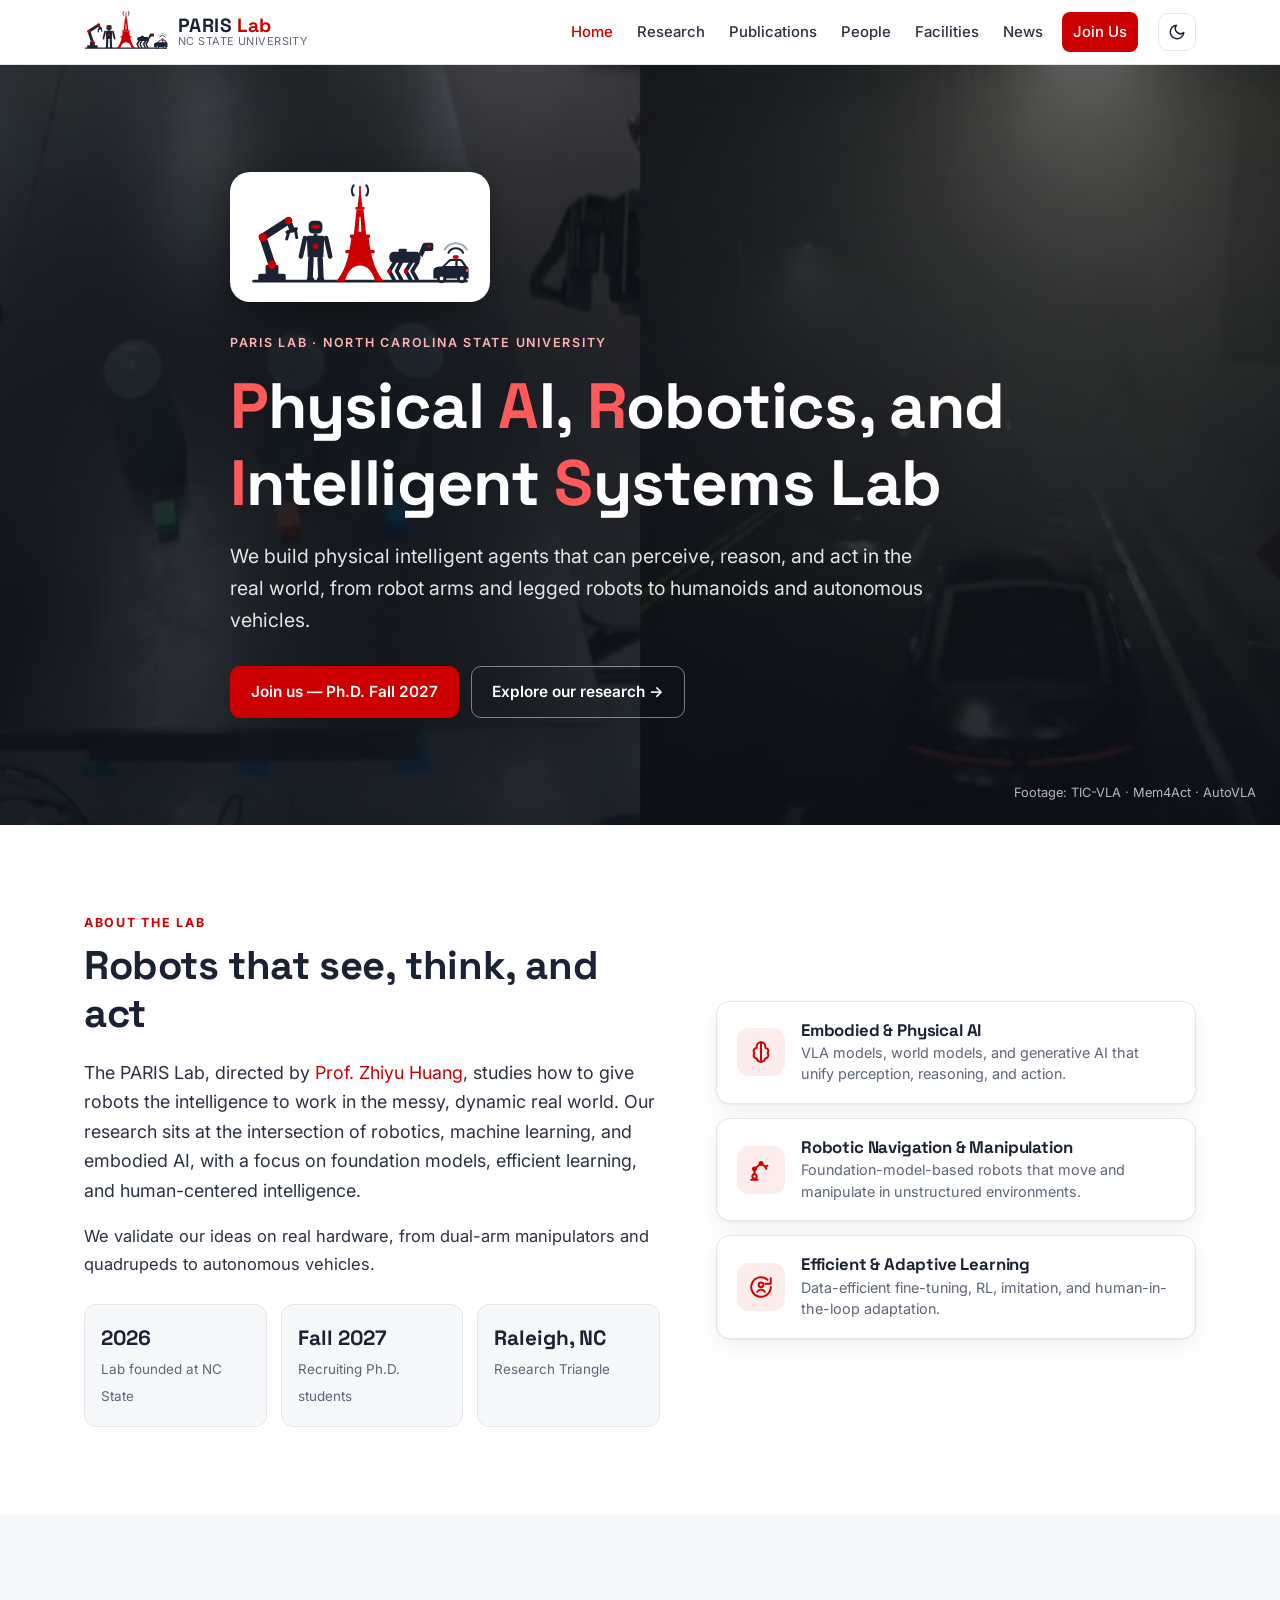
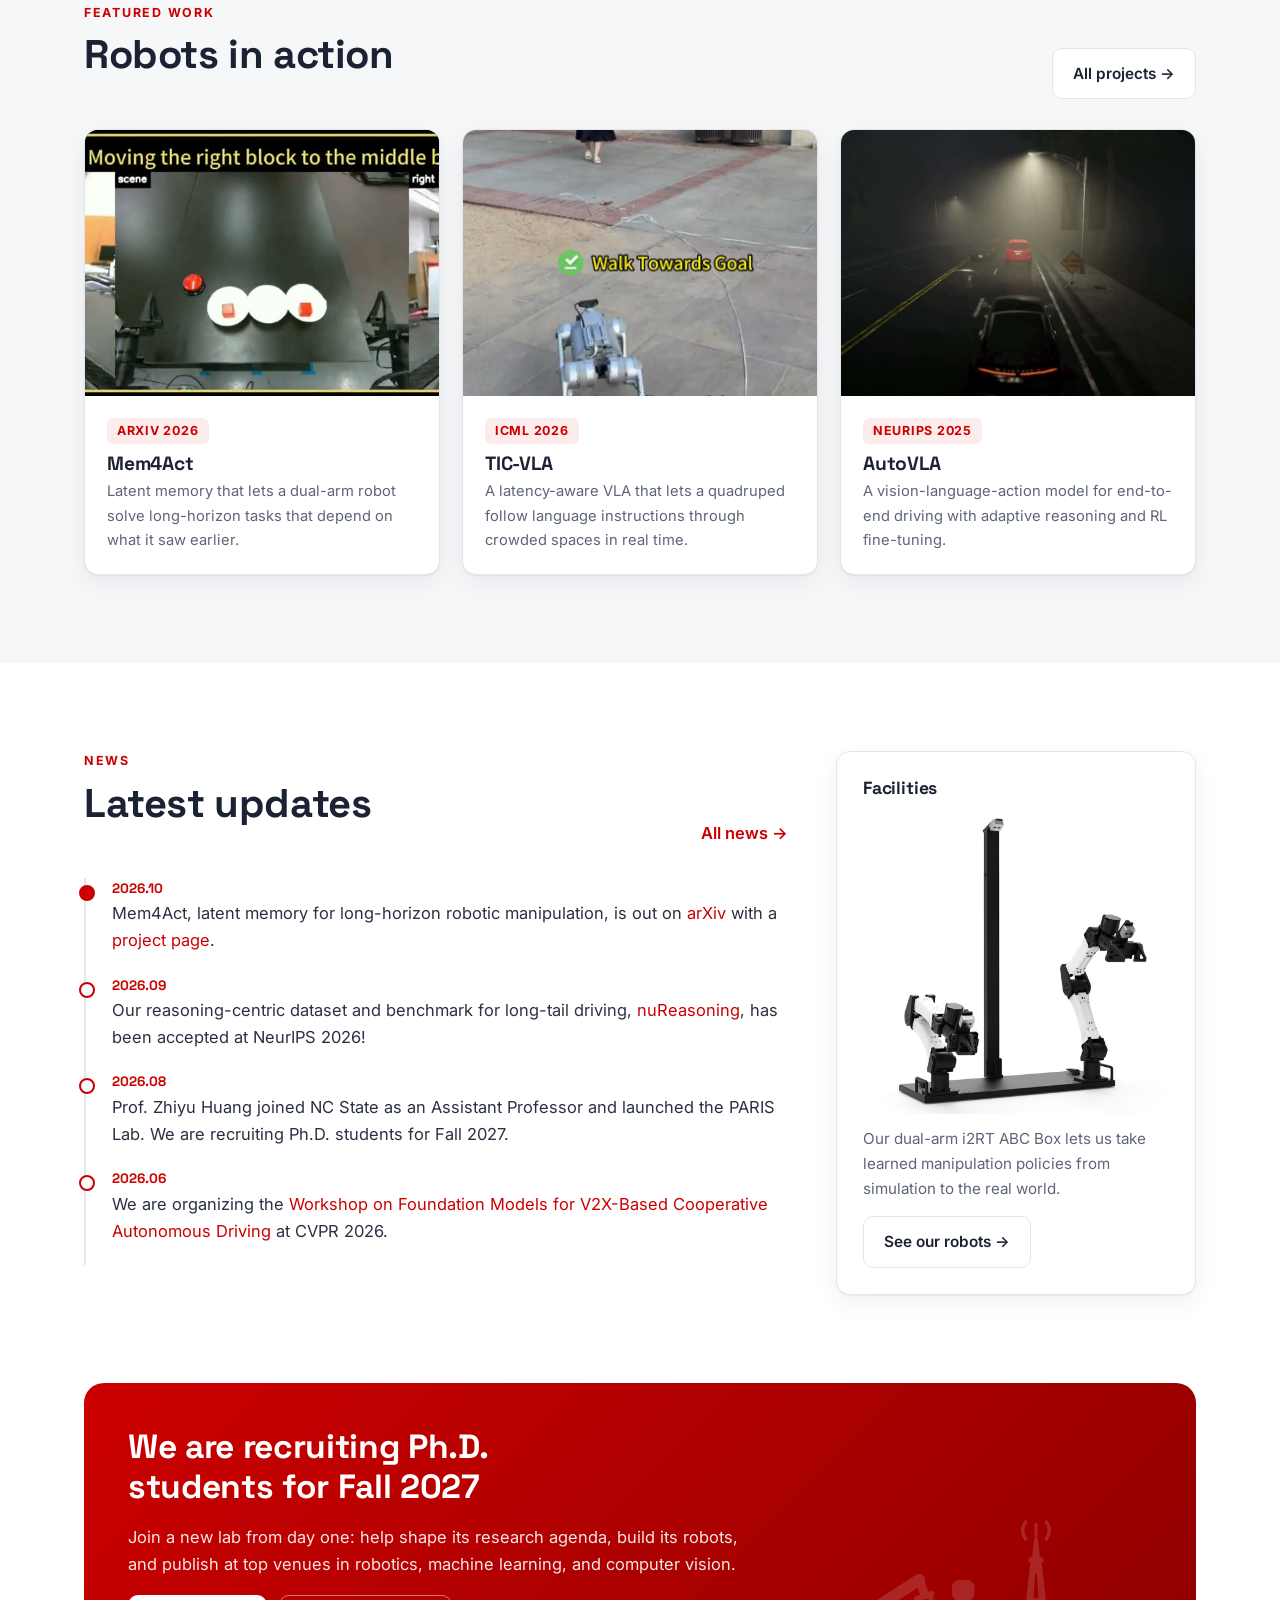
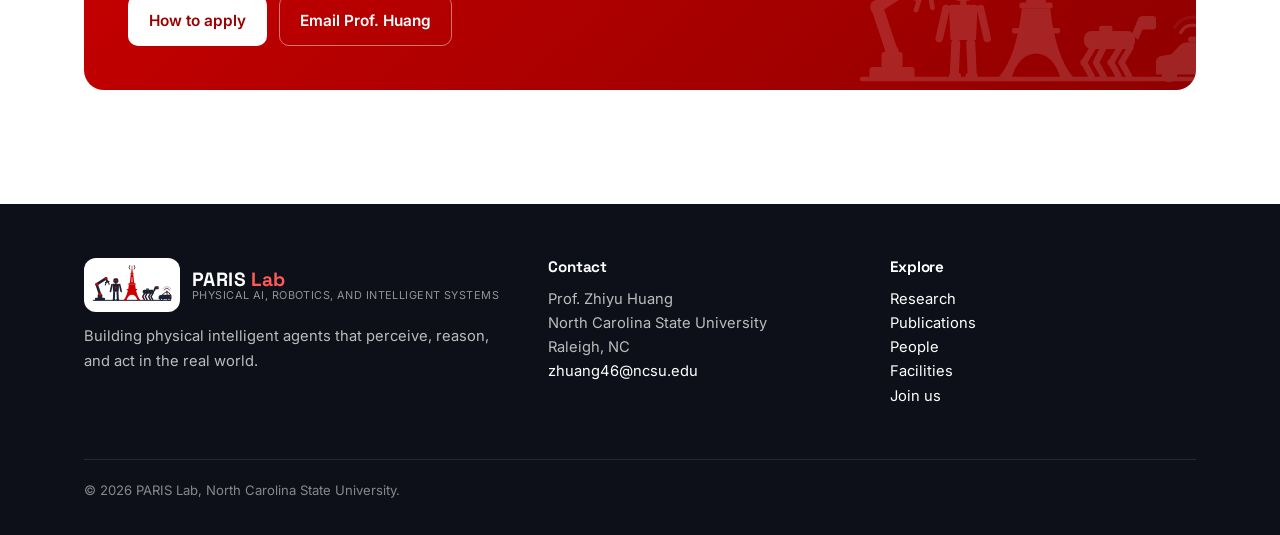
<file: index.html>
<!doctype html>
<html lang="en">
<head>
  <meta charset="utf-8">
  <meta name="viewport" content="width=device-width, initial-scale=1">
  <title>PARIS Lab · NC State</title>
  <meta name="description" content="PARIS Lab (Physical AI, Robotics, and Intelligent Systems) at North Carolina State University, led by Prof. Zhiyu Huang. We build physical intelligent agents that perceive, reason, and act in the real world.">
  <meta property="og:title" content="PARIS Lab · Physical AI, Robotics, and Intelligent Systems">
  <meta property="og:description" content="Building physical intelligent agents that perceive, reason, and act in the real world. North Carolina State University.">
  <meta property="og:image" content="https://parislab.github.io/assets/img/logo-full.png">
  <meta property="og:type" content="website">
  <meta name="theme-color" content="#cc0000">
  <link rel="icon" type="image/svg+xml" href="assets/img/logo-icon.svg">
  <link rel="icon" type="image/png" sizes="32x32" href="assets/img/favicon-32.png">
  <link rel="apple-touch-icon" href="assets/img/apple-touch-icon.png">
  <link rel="preconnect" href="https://fonts.googleapis.com">
  <link rel="preconnect" href="https://fonts.gstatic.com" crossorigin>
  <link href="https://fonts.googleapis.com/css2?family=Inter:wght@400;500;600;700&family=Space+Grotesk:wght@500;600;700&display=swap" rel="stylesheet">
  <link rel="stylesheet" href="assets/css/style.css">
  <script>try{var t=localStorage.getItem('theme');if(t==='dark'||t==='light')document.documentElement.setAttribute('data-theme',t)}catch(e){}</script>
</head>
<body data-page="home">
<script src="assets/js/layout.js"></script>

<main>
  <!-- ================= HERO ================= -->
  <section class="hero">
    <video class="hero-video" src="assets/videos/hero-reel.mp4" poster="assets/img/posters/hero-reel.jpg" autoplay muted loop playsinline aria-hidden="true"></video>
    <div class="wrap">
      <svg class="hero-logo" role="img" aria-label="PARIS Lab logo: a robot arm, a humanoid, the Eiffel Tower, a robot dog, and an autonomous car"><use href="#logo"/></svg>
      <span class="eyebrow">PARIS Lab &middot; North Carolina State University</span>
      <h1 style="max-width:20ch"><span class="acr">P</span>hysical <span class="acr">A</span>I, <span class="acr">R</span>obotics, and <span class="acr">I</span>ntelligent <span class="acr">S</span>ystems Lab</h1>
      <p class="hero-lead">We build physical intelligent agents that can perceive, reason, and act in the real world, from robot arms and legged robots to humanoids and autonomous vehicles.</p>
      <div class="btn-row">
        <a class="btn btn-primary" href="join.html">Join us &mdash; Ph.D. Fall 2027</a>
        <a class="btn btn-ghost" href="research.html">Explore our research &rarr;</a>
      </div>
    </div>
    <div class="hero-badge">Footage: TIC-VLA &middot; Mem4Act &middot; AutoVLA</div>
  </section>

  <!-- ================= INTRO ================= -->
  <section class="block">
    <div class="wrap intro">
      <div class="reveal">
        <div class="section-head" style="margin-bottom:18px">
          <span class="kicker">About the lab</span>
          <h2>Robots that see, think, and act</h2>
        </div>
        <p class="lead">The PARIS Lab, directed by <a href="people.html">Prof. Zhiyu Huang</a>, studies how to give robots the intelligence to work in the messy, dynamic real world. Our research sits at the intersection of robotics, machine learning, and embodied AI, with a focus on foundation models, efficient learning, and human-centered intelligence.</p>
        <p>We validate our ideas on real hardware, from dual-arm manipulators and quadrupeds to autonomous vehicles.</p>
        <div class="facts">
          <div class="fact"><b>2026</b><span>Lab founded at NC State</span></div>
          <div class="fact"><b>Fall 2027</b><span>Recruiting Ph.D. students</span></div>
          <div class="fact"><b>Raleigh, NC</b><span>Research Triangle</span></div>
        </div>
      </div>
      <div class="mini-dirs">
        <a class="card mini-dir reveal" href="research.html#embodied-ai">
          <div class="icon"><svg viewBox="0 0 24 24" fill="none" stroke="currentColor" stroke-width="1.8" stroke-linecap="round" stroke-linejoin="round"><path d="M12 3a4 4 0 0 0-4 4v1a3 3 0 0 0-2 5 3 3 0 0 0 2 5 4 4 0 0 0 4 3 4 4 0 0 0 4-3 3 3 0 0 0 2-5 3 3 0 0 0-2-5V7a4 4 0 0 0-4-4z"/><path d="M12 3v18"/></svg></div>
          <div><h3>Embodied &amp; Physical AI</h3><p>VLA models, world models, and generative AI that unify perception, reasoning, and action.</p></div>
        </a>
        <a class="card mini-dir reveal" href="research.html#navigation-manipulation">
          <div class="icon"><svg viewBox="0 0 24 24" fill="none" stroke="currentColor" stroke-width="1.8" stroke-linecap="round" stroke-linejoin="round"><circle cx="6" cy="18" r="2"/><path d="M6 16V11l6-5 4 3"/><circle cx="6" cy="11" r="1.4"/><circle cx="12" cy="6" r="1.4"/><path d="M16 9l2-1M16 9l1 2"/><path d="M3 21h6"/></svg></div>
          <div><h3>Robotic Navigation &amp; Manipulation</h3><p>Foundation-model-based robots that move and manipulate in unstructured environments.</p></div>
        </a>
        <a class="card mini-dir reveal" href="research.html#adaptive-learning">
          <div class="icon"><svg viewBox="0 0 24 24" fill="none" stroke="currentColor" stroke-width="1.8" stroke-linecap="round" stroke-linejoin="round"><path d="M21 12a9 9 0 1 1-3-6.7"/><path d="M21 4v5h-5"/><circle cx="12" cy="10" r="2.2"/><path d="M8.5 16.5a4 4 0 0 1 7 0"/></svg></div>
          <div><h3>Efficient &amp; Adaptive Learning</h3><p>Data-efficient fine-tuning, RL, imitation, and human-in-the-loop adaptation.</p></div>
        </a>
      </div>
    </div>
  </section>

  <!-- ================= FEATURED ================= -->
  <section class="block alt">
    <div class="wrap">
      <div class="section-row">
        <div class="section-head reveal">
          <span class="kicker">Featured work</span>
          <h2>Robots in action</h2>
        </div>
        <a class="btn btn-outline reveal" href="research.html#projects">All projects &rarr;</a>
      </div>
      <div class="feature-grid">
        <a class="card feature reveal" href="research.html#mem4act">
          <video src="assets/videos/mem4act-real-3bowl.mp4" poster="assets/img/posters/mem4act-real-3bowl.jpg" data-autoplay muted loop playsinline preload="none" style="object-position:50% 60%"></video>
          <div class="body">
            <span class="venue">arXiv 2026</span>
            <h3>Mem4Act</h3>
            <p>Latent memory that lets a dual-arm robot solve long-horizon tasks that depend on what it saw earlier.</p>
          </div>
        </a>
        <a class="card feature reveal" href="research.html#tic-vla">
          <video src="assets/videos/ticvla-vending.mp4" poster="assets/img/posters/ticvla-vending.jpg" data-autoplay muted loop playsinline preload="none"></video>
          <div class="body">
            <span class="venue">ICML 2026</span>
            <h3>TIC-VLA</h3>
            <p>A latency-aware VLA that lets a quadruped follow language instructions through crowded spaces in real time.</p>
          </div>
        </a>
        <a class="card feature reveal" href="research.html#autovla">
          <video src="assets/videos/autovla-carla-cutin.mp4" poster="assets/img/posters/autovla-carla-cutin.jpg" data-autoplay muted loop playsinline preload="none"></video>
          <div class="body">
            <span class="venue">NeurIPS 2025</span>
            <h3>AutoVLA</h3>
            <p>A vision-language-action model for end-to-end driving with adaptive reasoning and RL fine-tuning.</p>
          </div>
        </a>
      </div>
    </div>
  </section>

  <!-- ================= NEWS + JOIN ================= -->
  <section class="block">
    <div class="wrap">
      <div class="news-wrap">
        <div>
          <div class="section-row">
            <div class="section-head reveal">
              <span class="kicker">News</span>
              <h2>Latest updates</h2>
            </div>
            <a class="more-link reveal" href="news.html">All news &rarr;</a>
          </div>
          <ul class="news reveal">
            <li><time>2026.10</time>Mem4Act, latent memory for long-horizon robotic manipulation, is out on <a href="https://arxiv.org/abs/2610.22323">arXiv</a> with a <a href="https://handsomeyun.github.io/Mem4Act/">project page</a>.</li>
            <li><time>2026.09</time>Our reasoning-centric dataset and benchmark for long-tail driving, <a href="https://nureasoning.github.io/">nuReasoning</a>, has been accepted at NeurIPS 2026!</li>
            <li><time>2026.08</time>Prof. Zhiyu Huang joined NC State as an Assistant Professor and launched the PARIS Lab. We are recruiting Ph.D. students for Fall 2027.</li>
            <li><time>2026.06</time>We are organizing the <a href="https://drivex-workshop.github.io/cvpr2026/">Workshop on Foundation Models for V2X-Based Cooperative Autonomous Driving</a> at CVPR 2026.</li>
          </ul>
        </div>
        <aside class="card aside-card reveal">
          <h3>Facilities</h3>
          <img src="assets/img/facilities/abc-box-1.jpg" alt="i2RT ABC Box dual-arm robot" style="border-radius:10px;background:#fff;margin-bottom:12px" loading="lazy">
          <p style="color:var(--muted);font-size:.95rem">Our dual-arm i2RT ABC Box lets us take learned manipulation policies from simulation to the real world.</p>
          <a class="btn btn-outline" href="facilities.html">See our robots &rarr;</a>
        </aside>
      </div>
    </div>
  </section>

  <section class="block alt" style="padding-top:0;background:transparent">
    <div class="wrap">
      <div class="join-hero reveal">
        <svg class="bg-mark" aria-hidden="true"><use href="#logo"/></svg>
        <h3>We are recruiting Ph.D. students for Fall 2027</h3>
        <p>Join a new lab from day one: help shape its research agenda, build its robots, and publish at top venues in robotics, machine learning, and computer vision.</p>
        <div class="btn-row">
          <a class="btn" href="join.html">How to apply</a>
          <a class="btn btn-ghost" href="mailto:zhuang46@ncsu.edu?subject=%5BPARIS%20Lab%20PhD%20Application%5D%20Your%20Name">Email Prof. Huang</a>
        </div>
      </div>
    </div>
  </section>
</main>

<script src="assets/js/main.js"></script>
</body>
</html>
</file>
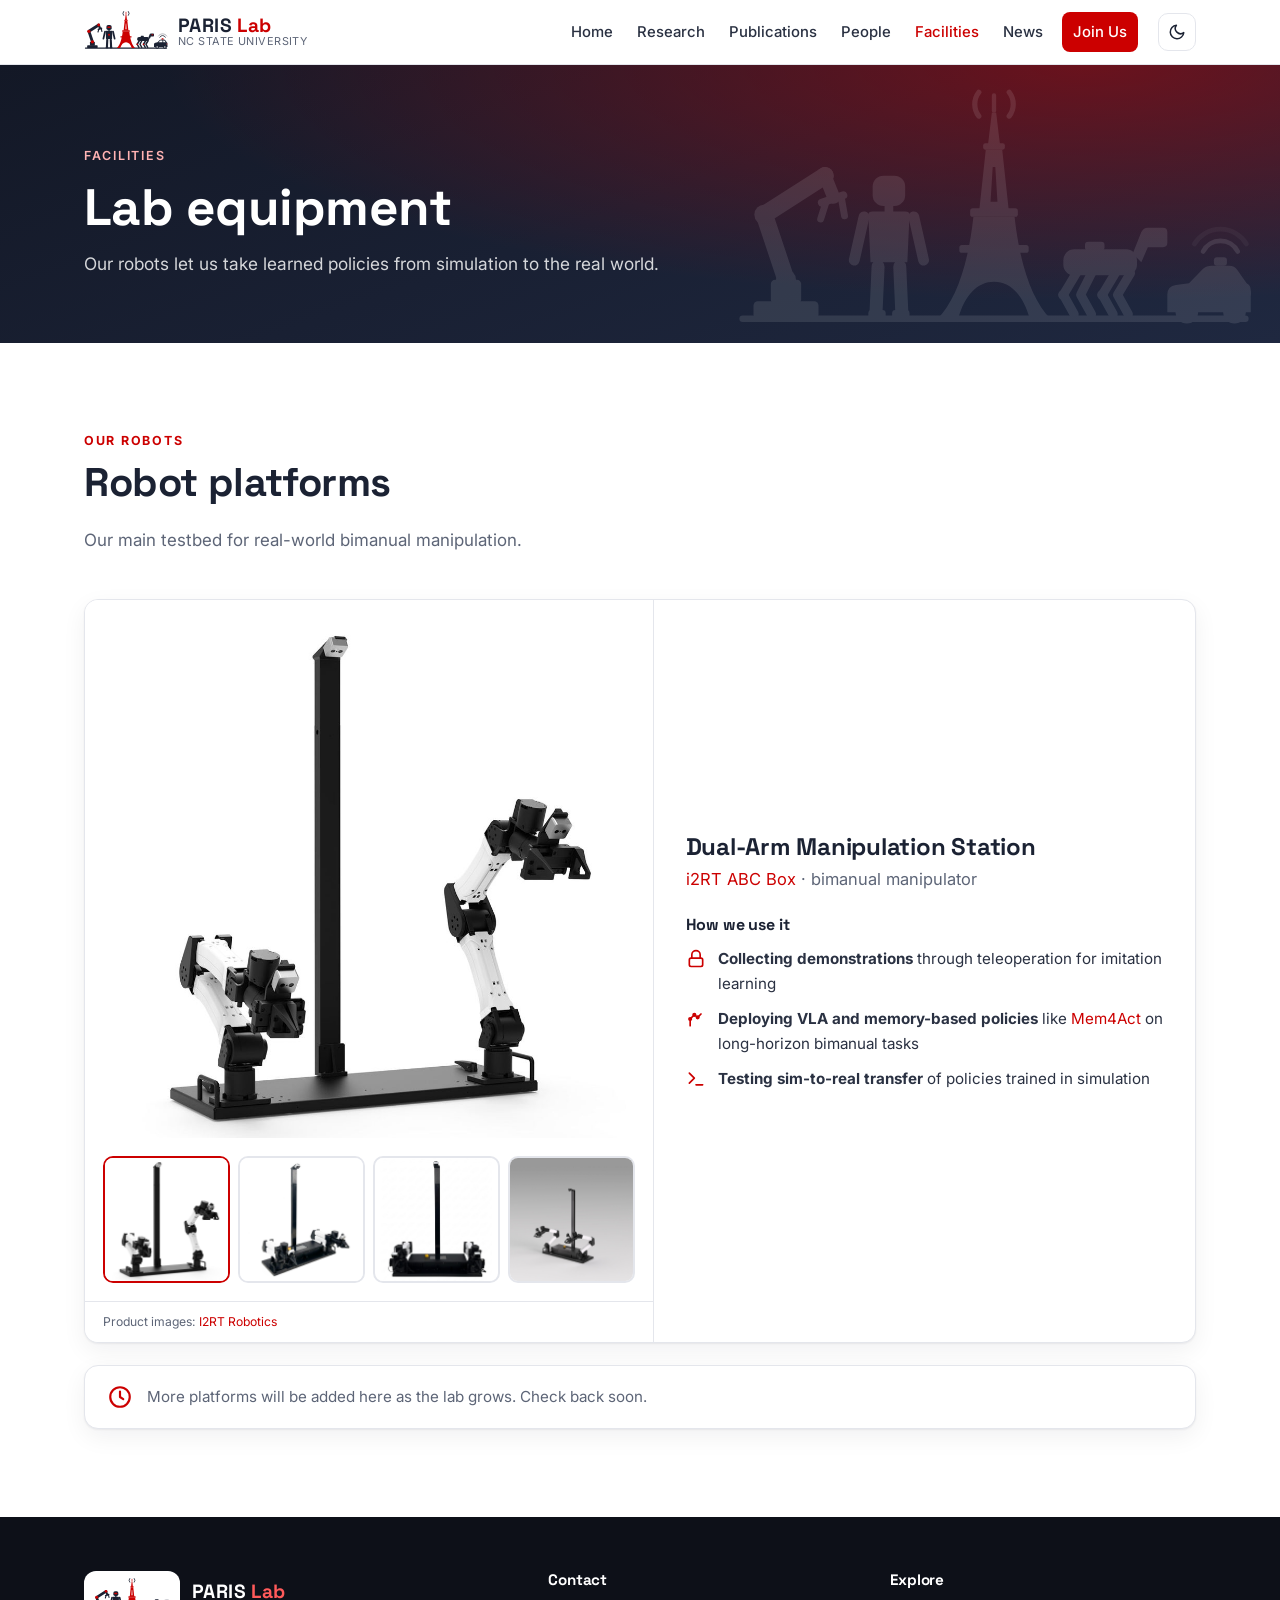
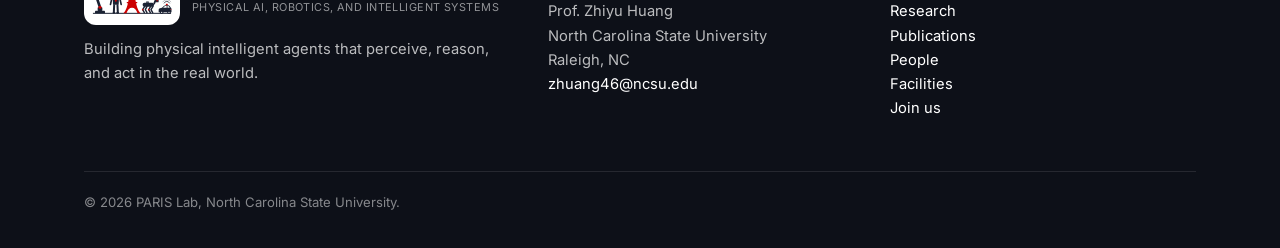
<file: facilities.html>
<!doctype html>
<html lang="en">
<head>
  <meta charset="utf-8">
  <meta name="viewport" content="width=device-width, initial-scale=1">
  <title>Facilities · PARIS Lab</title>
  <meta name="description" content="Robots and equipment at the PARIS Lab, NC State, including the i2RT ABC Box dual-arm manipulation system.">
  <meta name="theme-color" content="#cc0000">
  <link rel="icon" type="image/svg+xml" href="assets/img/logo-icon.svg">
  <link rel="icon" type="image/png" sizes="32x32" href="assets/img/favicon-32.png">
  <link rel="apple-touch-icon" href="assets/img/apple-touch-icon.png">
  <link rel="preconnect" href="https://fonts.googleapis.com">
  <link rel="preconnect" href="https://fonts.gstatic.com" crossorigin>
  <link href="https://fonts.googleapis.com/css2?family=Inter:wght@400;500;600;700&family=Space+Grotesk:wght@500;600;700&display=swap" rel="stylesheet">
  <link rel="stylesheet" href="assets/css/style.css">
  <script>try{var t=localStorage.getItem('theme');if(t==='dark'||t==='light')document.documentElement.setAttribute('data-theme',t)}catch(e){}</script>
</head>
<body data-page="facilities">
<script src="assets/js/layout.js"></script>

<main>
  <section class="page-hero">
    <svg class="skyline" aria-hidden="true"><use href="#logo"/></svg>
    <div class="wrap">
      <span class="eyebrow">Facilities</span>
      <h1>Lab equipment</h1>
      <p>Our robots let us take learned policies from simulation to the real world.</p>
    </div>
  </section>

  <section class="block">
    <div class="wrap">
      <div class="section-head reveal">
        <span class="kicker">Our Robots</span>
        <h2>Robot platforms</h2>
        <p>Our main testbed for real-world bimanual manipulation.</p>
      </div>

      <article class="card facility reveal">
        <div class="facility-media" data-gallery>
          <div class="gallery-main"><img src="assets/img/facilities/abc-box-1.jpg" alt="i2RT ABC Box: two robot arms mounted on a base with a tall overhead camera mast"></div>
          <div class="thumbs">
            <button type="button" aria-pressed="true" data-full="assets/img/facilities/abc-box-1.jpg"><img src="assets/img/facilities/abc-box-1.jpg" alt="i2RT ABC Box: two robot arms mounted on a base with a tall overhead camera mast"></button>
            <button type="button" aria-pressed="false" data-full="assets/img/facilities/abc-box-2.jpg"><img src="assets/img/facilities/abc-box-2.jpg" alt="i2RT ABC Box seen from the front, showing the integrated touch screen and e-stop" loading="lazy"></button>
            <button type="button" aria-pressed="false" data-full="assets/img/facilities/abc-box-3.jpg"><img src="assets/img/facilities/abc-box-3.jpg" alt="i2RT ABC Box front view with both arms folded" loading="lazy"></button>
            <button type="button" aria-pressed="false" data-full="assets/img/facilities/abc-box-4.jpg"><img src="assets/img/facilities/abc-box-4.jpg" alt="i2RT ABC Box with arms extended and grippers open" loading="lazy"></button>
          </div>
          <div class="credit">Product images: <a href="https://i2rt.com/products/abc-box">I2RT Robotics</a></div>
        </div>
        <div class="facility-body">
          <h3>Dual-Arm Manipulation Station</h3>
          <p class="maker"><a href="https://i2rt.com/products/abc-box">i2RT ABC Box</a> &middot; bimanual manipulator</p>
          <h4 style="font-size:1rem;margin:22px 0 12px">How we use it</h4>
          <ul class="specs">
            <li><svg viewBox="0 0 24 24" fill="none" stroke="currentColor" stroke-width="2" stroke-linecap="round" stroke-linejoin="round"><path d="M7 11V7a5 5 0 0 1 10 0v4"/><rect x="4" y="11" width="16" height="10" rx="2"/></svg><span><b>Collecting demonstrations</b> through teleoperation for imitation learning</span></li>
            <li><svg viewBox="0 0 24 24" fill="none" stroke="currentColor" stroke-width="2" stroke-linecap="round" stroke-linejoin="round"><path d="M5 20V12l5-5 4 3 4-4"/><circle cx="5" cy="12" r="1.5"/><circle cx="10" cy="7" r="1.5"/><circle cx="14" cy="10" r="1.5"/></svg><span><b>Deploying VLA and memory-based policies</b> like <a href="research.html#mem4act">Mem4Act</a> on long-horizon bimanual tasks</span></li>
            <li><svg viewBox="0 0 24 24" fill="none" stroke="currentColor" stroke-width="2" stroke-linecap="round" stroke-linejoin="round"><path d="M4 17l6-6-6-6M12 19h8"/></svg><span><b>Testing sim-to-real transfer</b> of policies trained in simulation</span></li>
          </ul>
        </div>
      </article>

      <div class="card coming reveal">
        <svg viewBox="0 0 24 24" fill="none" stroke="currentColor" stroke-width="2" stroke-linecap="round" stroke-linejoin="round"><circle cx="12" cy="12" r="9"/><path d="M12 7v5l3 2"/></svg>
        <span>More platforms will be added here as the lab grows. Check back soon.</span>
      </div>
    </div>
  </section>
</main>

<script src="assets/js/main.js"></script>
</body>
</html>
</file>
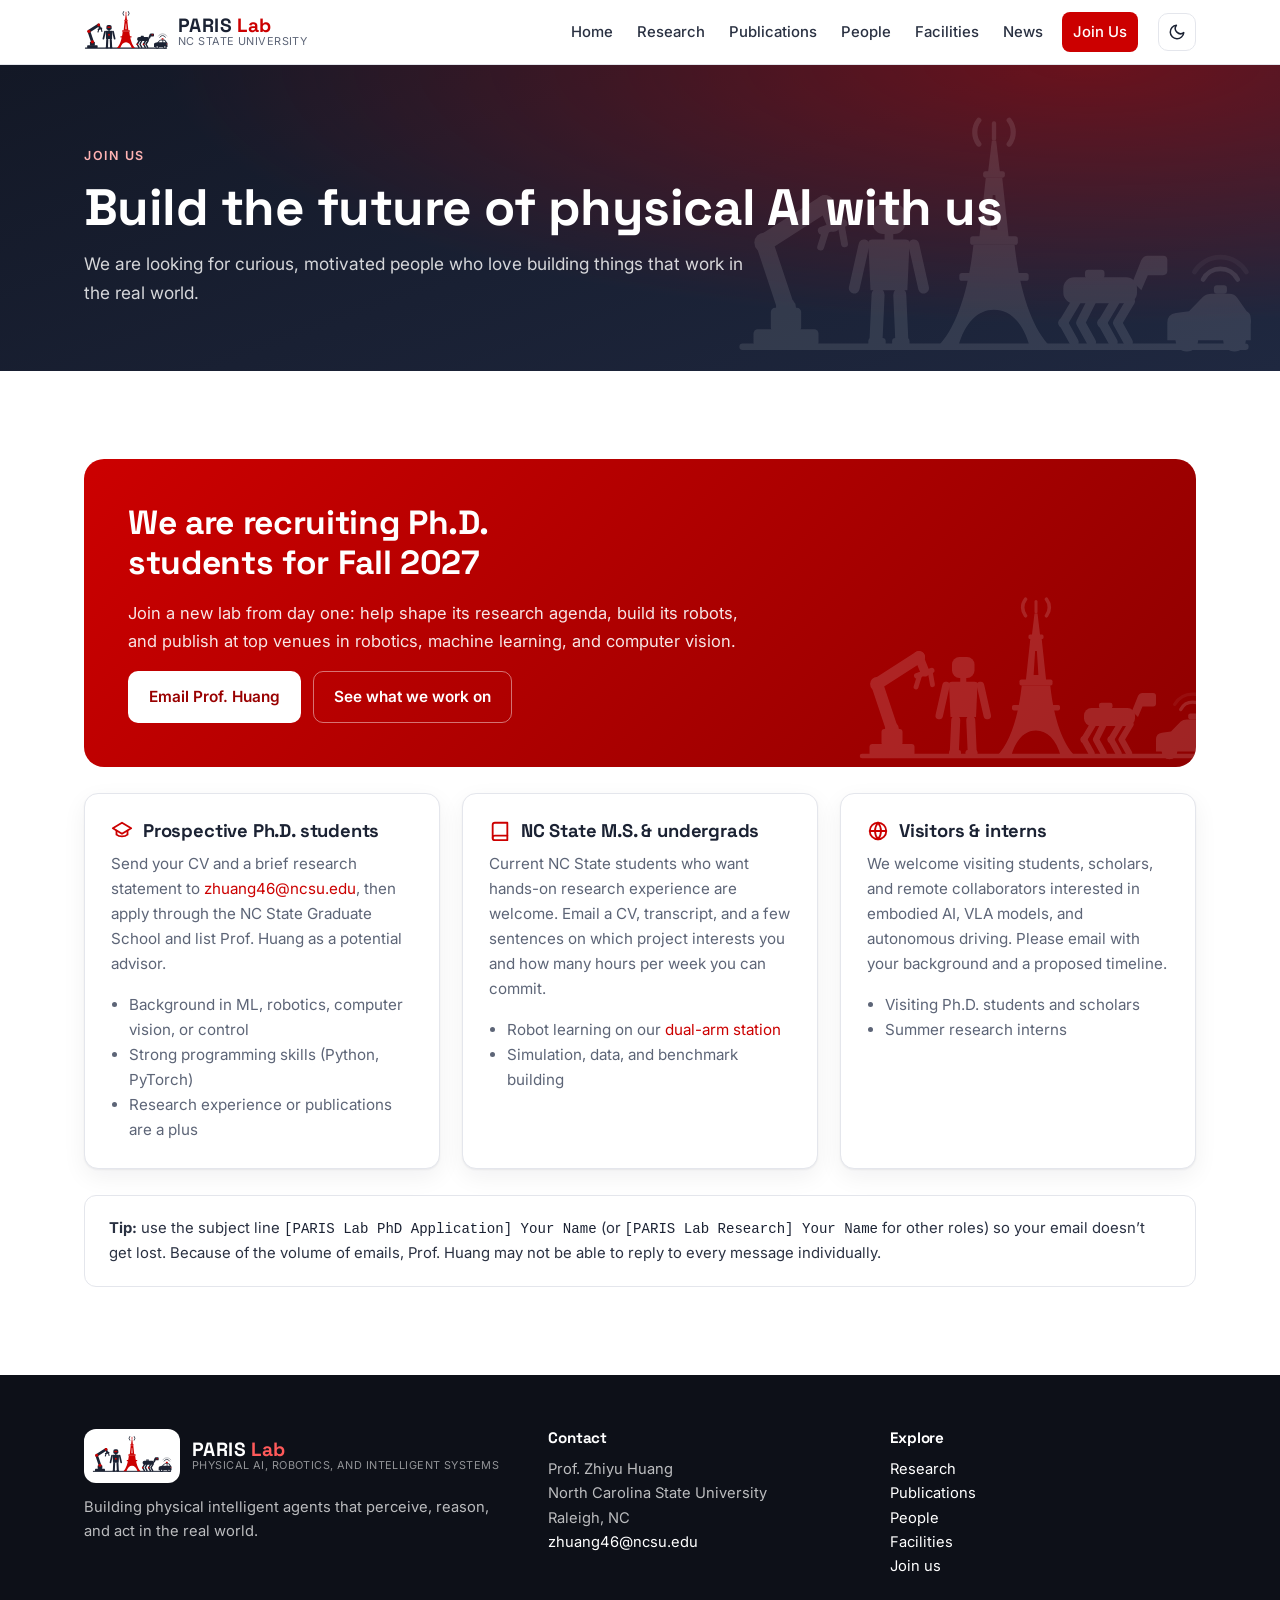
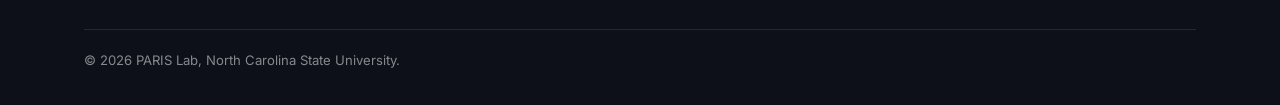
<file: join.html>
<!doctype html>
<html lang="en">
<head>
  <meta charset="utf-8">
  <meta name="viewport" content="width=device-width, initial-scale=1">
  <title>Join Us · PARIS Lab</title>
  <meta name="description" content="The PARIS Lab at NC State is recruiting Ph.D. students for Fall 2027, plus M.S. and undergraduate researchers and visitors.">
  <meta name="theme-color" content="#cc0000">
  <link rel="icon" type="image/svg+xml" href="assets/img/logo-icon.svg">
  <link rel="icon" type="image/png" sizes="32x32" href="assets/img/favicon-32.png">
  <link rel="apple-touch-icon" href="assets/img/apple-touch-icon.png">
  <link rel="preconnect" href="https://fonts.googleapis.com">
  <link rel="preconnect" href="https://fonts.gstatic.com" crossorigin>
  <link href="https://fonts.googleapis.com/css2?family=Inter:wght@400;500;600;700&family=Space+Grotesk:wght@500;600;700&display=swap" rel="stylesheet">
  <link rel="stylesheet" href="assets/css/style.css">
  <script>try{var t=localStorage.getItem('theme');if(t==='dark'||t==='light')document.documentElement.setAttribute('data-theme',t)}catch(e){}</script>
</head>
<body data-page="join">
<script src="assets/js/layout.js"></script>

<main>
  <section class="page-hero">
    <svg class="skyline" aria-hidden="true"><use href="#logo"/></svg>
    <div class="wrap">
      <span class="eyebrow">Join Us</span>
      <h1>Build the future of physical AI with us</h1>
      <p>We are looking for curious, motivated people who love building things that work in the real world.</p>
    </div>
  </section>

  <section class="block">
    <div class="wrap">
      <div class="join-hero reveal">
        <svg class="bg-mark" aria-hidden="true"><use href="#logo"/></svg>
        <h3>We are recruiting Ph.D. students for Fall 2027</h3>
        <p>Join a new lab from day one: help shape its research agenda, build its robots, and publish at top venues in robotics, machine learning, and computer vision.</p>
        <div class="btn-row">
          <a class="btn" href="mailto:zhuang46@ncsu.edu?subject=%5BPARIS%20Lab%20PhD%20Application%5D%20Your%20Name">Email Prof. Huang</a>
          <a class="btn btn-ghost" href="research.html">See what we work on</a>
        </div>
      </div>

      <div class="grid-3">
        <article class="card join-card reveal">
          <h4><svg viewBox="0 0 24 24" fill="none" stroke="currentColor" stroke-width="2" stroke-linecap="round" stroke-linejoin="round"><path d="M2 9l10-6 10 6-10 6z"/><path d="M6 11.5V16c3 2.5 9 2.5 12 0v-4.5"/></svg>Prospective Ph.D. students</h4>
          <p>Send your CV and a brief research statement to <a href="mailto:zhuang46@ncsu.edu">zhuang46@ncsu.edu</a>, then apply through the NC State Graduate School and list Prof. Huang as a potential advisor.</p>
          <ul>
            <li>Background in ML, robotics, computer vision, or control</li>
            <li>Strong programming skills (Python, PyTorch)</li>
            <li>Research experience or publications are a plus</li>
          </ul>
        </article>
        <article class="card join-card reveal">
          <h4><svg viewBox="0 0 24 24" fill="none" stroke="currentColor" stroke-width="2" stroke-linecap="round" stroke-linejoin="round"><path d="M4 19.5A2.5 2.5 0 0 1 6.5 17H20V3H6.5A2.5 2.5 0 0 0 4 5.5z"/><path d="M4 19.5A2.5 2.5 0 0 0 6.5 22H20v-5"/></svg>NC State M.S. &amp; undergrads</h4>
          <p>Current NC State students who want hands-on research experience are welcome. Email a CV, transcript, and a few sentences on which project interests you and how many hours per week you can commit.</p>
          <ul>
            <li>Robot learning on our <a href="facilities.html">dual-arm station</a></li>
            <li>Simulation, data, and benchmark building</li>
          </ul>
        </article>
        <article class="card join-card reveal">
          <h4><svg viewBox="0 0 24 24" fill="none" stroke="currentColor" stroke-width="2" stroke-linecap="round" stroke-linejoin="round"><circle cx="12" cy="12" r="9"/><path d="M3 12h18M12 3a14 14 0 0 1 0 18M12 3a14 14 0 0 0 0 18"/></svg>Visitors &amp; interns</h4>
          <p>We welcome visiting students, scholars, and remote collaborators interested in embodied AI, VLA models, and autonomous driving. Please email with your background and a proposed timeline.</p>
          <ul>
            <li>Visiting Ph.D. students and scholars</li>
            <li>Summer research interns</li>
          </ul>
        </article>
      </div>

      <div class="email-tpl reveal">
        <b>Tip:</b> use the subject line <code>[PARIS Lab PhD Application] Your Name</code> (or <code>[PARIS Lab Research] Your Name</code> for other roles) so your email doesn&rsquo;t get lost. Because of the volume of emails, Prof. Huang may not be able to reply to every message individually.
      </div>
    </div>
  </section>
</main>

<script src="assets/js/main.js"></script>
</body>
</html>
</file>
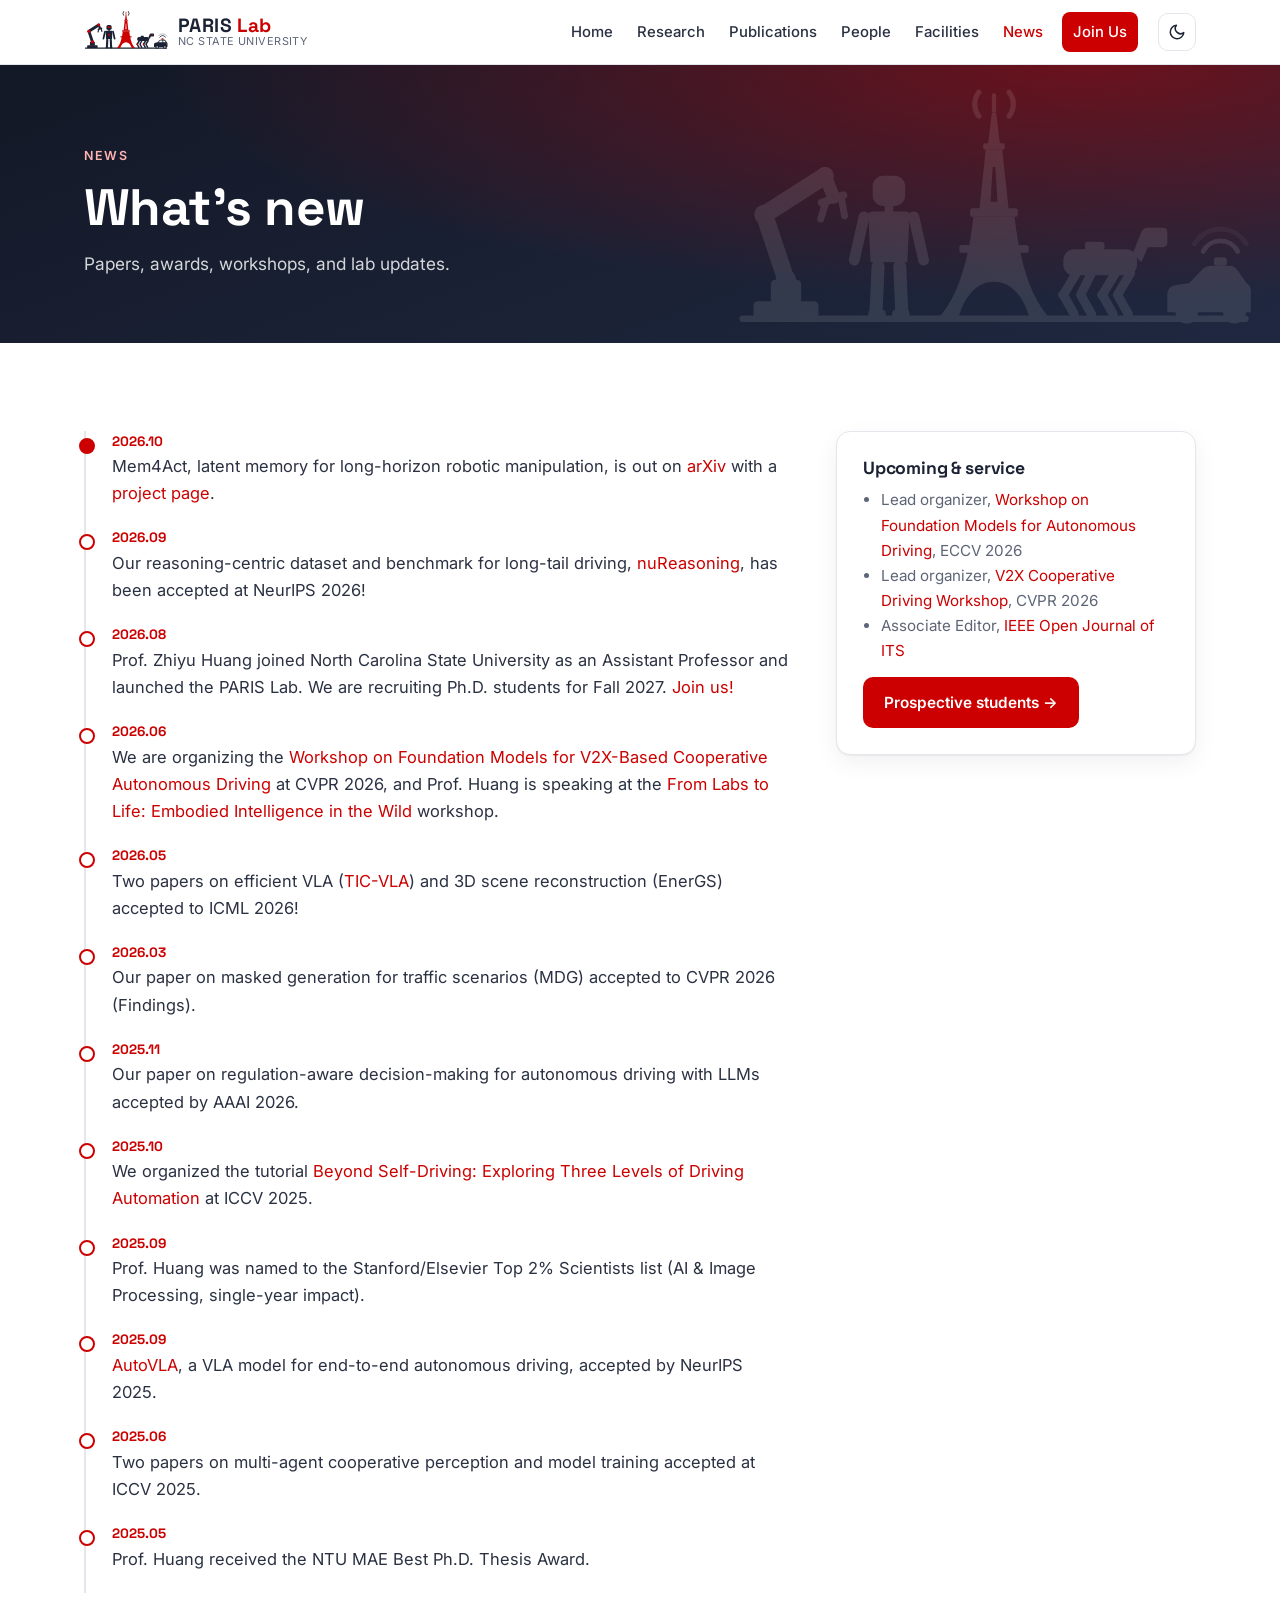
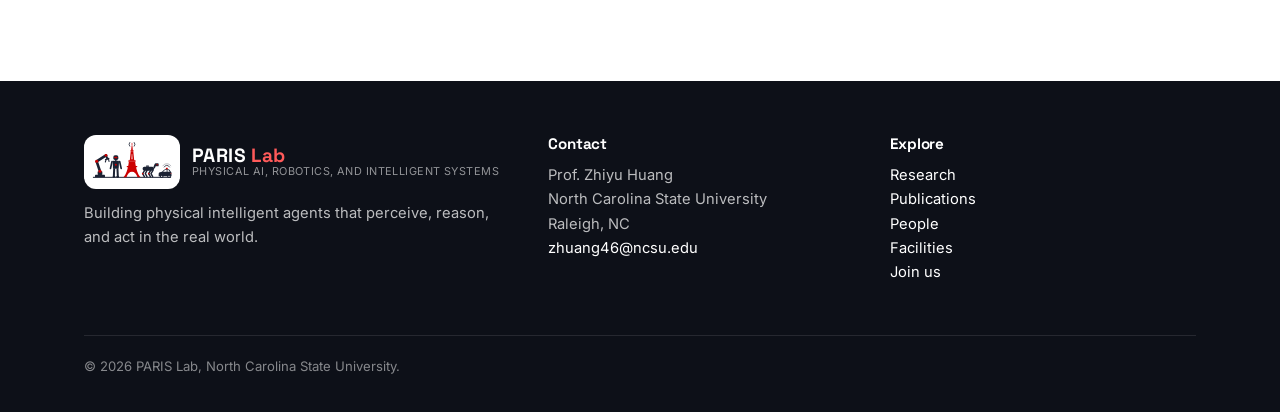
<file: news.html>
<!doctype html>
<html lang="en">
<head>
  <meta charset="utf-8">
  <meta name="viewport" content="width=device-width, initial-scale=1">
  <title>News · PARIS Lab</title>
  <meta name="description" content="News from the PARIS Lab at NC State: papers, awards, workshops, and lab updates.">
  <meta name="theme-color" content="#cc0000">
  <link rel="icon" type="image/svg+xml" href="assets/img/logo-icon.svg">
  <link rel="icon" type="image/png" sizes="32x32" href="assets/img/favicon-32.png">
  <link rel="apple-touch-icon" href="assets/img/apple-touch-icon.png">
  <link rel="preconnect" href="https://fonts.googleapis.com">
  <link rel="preconnect" href="https://fonts.gstatic.com" crossorigin>
  <link href="https://fonts.googleapis.com/css2?family=Inter:wght@400;500;600;700&family=Space+Grotesk:wght@500;600;700&display=swap" rel="stylesheet">
  <link rel="stylesheet" href="assets/css/style.css">
  <script>try{var t=localStorage.getItem('theme');if(t==='dark'||t==='light')document.documentElement.setAttribute('data-theme',t)}catch(e){}</script>
</head>
<body data-page="news">
<script src="assets/js/layout.js"></script>

<main>
  <section class="page-hero">
    <svg class="skyline" aria-hidden="true"><use href="#logo"/></svg>
    <div class="wrap">
      <span class="eyebrow">News</span>
      <h1>What&rsquo;s new</h1>
      <p>Papers, awards, workshops, and lab updates.</p>
    </div>
  </section>

  <section class="block">
    <div class="wrap">
      <div class="news-wrap">
        <!-- Add new items at the top. The home page shows the latest four; update index.html too. -->
        <ul class="news reveal">
          <li><time>2026.10</time>Mem4Act, latent memory for long-horizon robotic manipulation, is out on <a href="https://arxiv.org/abs/2610.22323">arXiv</a> with a <a href="https://handsomeyun.github.io/Mem4Act/">project page</a>.</li>
          <li><time>2026.09</time>Our reasoning-centric dataset and benchmark for long-tail driving, <a href="https://nureasoning.github.io/">nuReasoning</a>, has been accepted at NeurIPS 2026!</li>
          <li><time>2026.08</time>Prof. Zhiyu Huang joined North Carolina State University as an Assistant Professor and launched the PARIS Lab. We are recruiting Ph.D. students for Fall 2027. <a href="join.html">Join us!</a></li>
          <li><time>2026.06</time>We are organizing the <a href="https://drivex-workshop.github.io/cvpr2026/">Workshop on Foundation Models for V2X-Based Cooperative Autonomous Driving</a> at CVPR 2026, and Prof. Huang is speaking at the <a href="https://opendrivelab.com/cvpr2026/workshop">From Labs to Life: Embodied Intelligence in the Wild</a> workshop.</li>
          <li><time>2026.05</time>Two papers on efficient VLA (<a href="research.html#tic-vla">TIC-VLA</a>) and 3D scene reconstruction (EnerGS) accepted to ICML 2026!</li>
          <li><time>2026.03</time>Our paper on masked generation for traffic scenarios (MDG) accepted to CVPR 2026 (Findings).</li>
          <li><time>2025.11</time>Our paper on regulation-aware decision-making for autonomous driving with LLMs accepted by AAAI 2026.</li>
          <li><time>2025.10</time>We organized the tutorial <a href="https://ucla-mobility.github.io/drivex-tutorial/">Beyond Self-Driving: Exploring Three Levels of Driving Automation</a> at ICCV 2025.</li>
          <li><time>2025.09</time>Prof. Huang was named to the Stanford/Elsevier Top 2% Scientists list (AI &amp; Image Processing, single-year impact).</li>
          <li><time>2025.09</time><a href="research.html#autovla">AutoVLA</a>, a VLA model for end-to-end autonomous driving, accepted by NeurIPS 2025.</li>
          <li><time>2025.06</time>Two papers on multi-agent cooperative perception and model training accepted at ICCV 2025.</li>
          <li><time>2025.05</time>Prof. Huang received the NTU MAE Best Ph.D. Thesis Award.</li>
        </ul>
        <aside class="card aside-card reveal">
          <h3>Upcoming &amp; service</h3>
          <ul>
            <li>Lead organizer, <a href="https://drivex-workshop.github.io/eccv2026/">Workshop on Foundation Models for Autonomous Driving</a>, ECCV 2026</li>
            <li>Lead organizer, <a href="https://drivex-workshop.github.io/cvpr2026/">V2X Cooperative Driving Workshop</a>, CVPR 2026</li>
            <li>Associate Editor, <a href="https://ieee-itss.org/pub/oj-its/board/">IEEE Open Journal of ITS</a></li>
          </ul>
          <a class="btn btn-primary" href="join.html">Prospective students &rarr;</a>
        </aside>
      </div>
    </div>
  </section>
</main>

<script src="assets/js/main.js"></script>
</body>
</html>
</file>
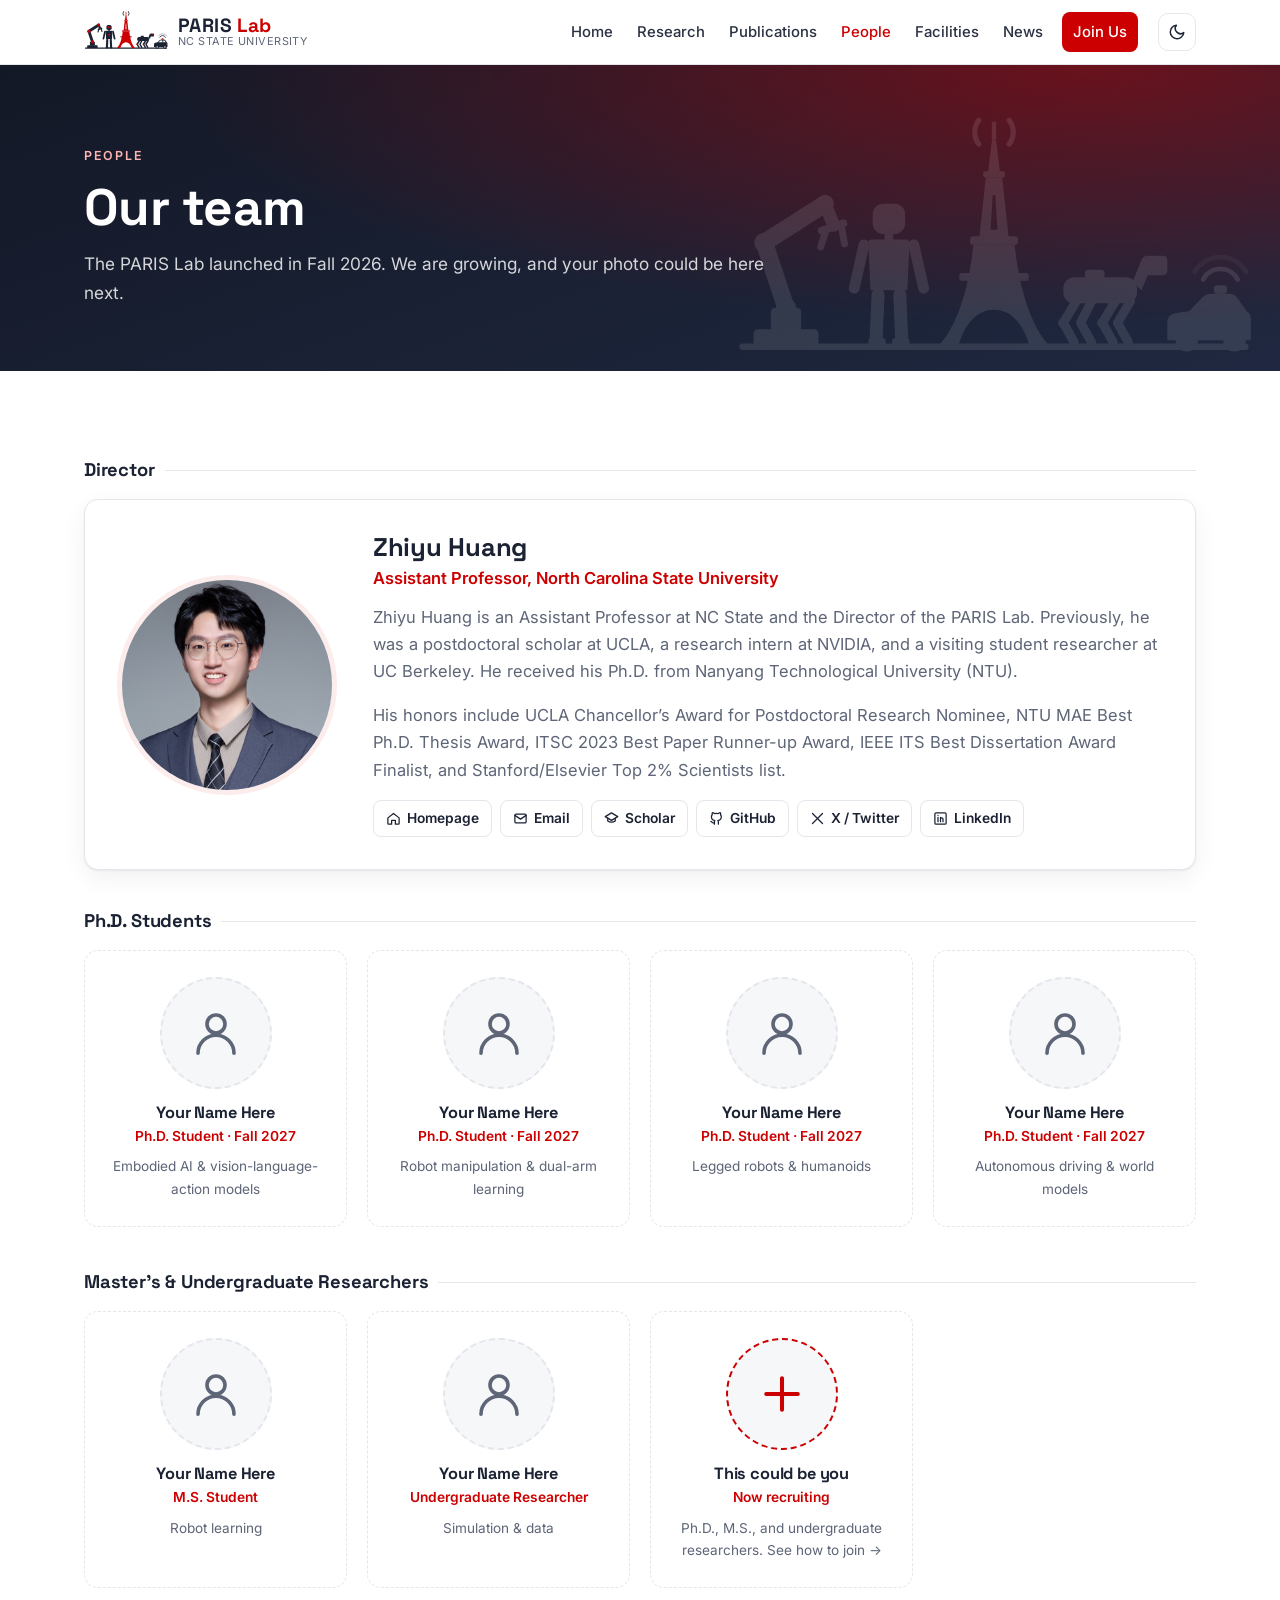
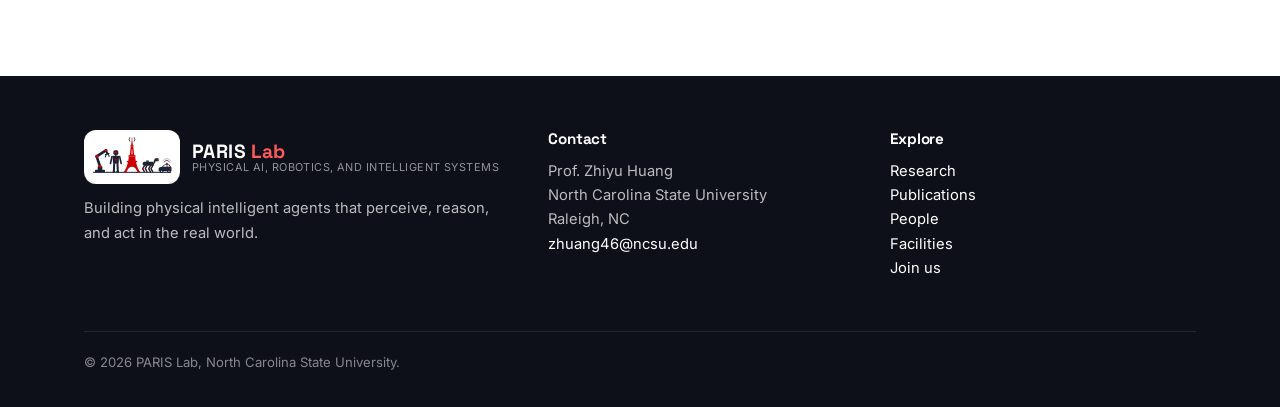
<file: people.html>
<!doctype html>
<html lang="en">
<head>
  <meta charset="utf-8">
  <meta name="viewport" content="width=device-width, initial-scale=1">
  <title>People · PARIS Lab</title>
  <meta name="description" content="Members of the PARIS Lab at NC State, directed by Prof. Zhiyu Huang.">
  <meta name="theme-color" content="#cc0000">
  <link rel="icon" type="image/svg+xml" href="assets/img/logo-icon.svg">
  <link rel="icon" type="image/png" sizes="32x32" href="assets/img/favicon-32.png">
  <link rel="apple-touch-icon" href="assets/img/apple-touch-icon.png">
  <link rel="preconnect" href="https://fonts.googleapis.com">
  <link rel="preconnect" href="https://fonts.gstatic.com" crossorigin>
  <link href="https://fonts.googleapis.com/css2?family=Inter:wght@400;500;600;700&family=Space+Grotesk:wght@500;600;700&display=swap" rel="stylesheet">
  <link rel="stylesheet" href="assets/css/style.css">
  <script>try{var t=localStorage.getItem('theme');if(t==='dark'||t==='light')document.documentElement.setAttribute('data-theme',t)}catch(e){}</script>
</head>
<body data-page="people">
<script src="assets/js/layout.js"></script>

<main>
  <section class="page-hero">
    <svg class="skyline" aria-hidden="true"><use href="#logo"/></svg>
    <div class="wrap">
      <span class="eyebrow">People</span>
      <h1>Our team</h1>
      <p>The PARIS Lab launched in Fall 2026. We are growing, and your photo could be here next.</p>
    </div>
  </section>

  <section class="block">
    <div class="wrap">
      <h3 class="team-label reveal">Director</h3>
      <article class="card pi reveal">
        <img src="assets/img/people/zhiyu-huang.jpg" alt="Portrait of Zhiyu Huang">
        <div>
          <h3>Zhiyu Huang</h3>
          <div class="role">Assistant Professor, North Carolina State University</div>
          <p>Zhiyu Huang is an Assistant Professor at NC State and the Director of the PARIS Lab. Previously, he was a postdoctoral scholar at UCLA, a research intern at NVIDIA, and a visiting student researcher at UC Berkeley. He received his Ph.D. from Nanyang Technological University (NTU).</p>
          <p>His honors include UCLA Chancellor&rsquo;s Award for Postdoctoral Research Nominee, NTU MAE Best Ph.D. Thesis Award, ITSC 2023 Best Paper Runner-up Award, IEEE ITS Best Dissertation Award Finalist, and Stanford/Elsevier Top 2% Scientists list.</p>
          <div class="icon-links">
            <a href="https://mczhi.github.io/"><svg viewBox="0 0 24 24" fill="none" stroke="currentColor" stroke-width="2" stroke-linecap="round" stroke-linejoin="round"><path d="M3 11l9-7 9 7v9a1 1 0 0 1-1 1h-5v-6H9v6H4a1 1 0 0 1-1-1z"/></svg>Homepage</a>
            <a href="mailto:zhuang46@ncsu.edu"><svg viewBox="0 0 24 24" fill="none" stroke="currentColor" stroke-width="2" stroke-linecap="round" stroke-linejoin="round"><rect x="3" y="5" width="18" height="14" rx="2"/><path d="M3 7l9 6 9-6"/></svg>Email</a>
            <a href="https://scholar.google.com/citations?user=aLZEVCsAAAAJ&amp;hl=en"><svg viewBox="0 0 24 24" fill="none" stroke="currentColor" stroke-width="2" stroke-linecap="round" stroke-linejoin="round"><path d="M2 9l10-6 10 6-10 6z"/><path d="M6 11.5V16c3 2.5 9 2.5 12 0v-4.5"/></svg>Scholar</a>
            <a href="https://github.com/MCZhi"><svg viewBox="0 0 24 24" fill="none" stroke="currentColor" stroke-width="2" stroke-linecap="round" stroke-linejoin="round"><path d="M9 19c-4 1.3-4-2-6-2.5M15 21v-3.5a3 3 0 0 0-.8-2.3c2.7-.3 5.5-1.3 5.5-6a4.7 4.7 0 0 0-1.3-3.2 4.3 4.3 0 0 0-.1-3.2s-1-.3-3.4 1.3a11.6 11.6 0 0 0-6.2 0C6.3 2.5 5.3 2.8 5.3 2.8a4.3 4.3 0 0 0-.1 3.2A4.7 4.7 0 0 0 3.9 9.2c0 4.6 2.8 5.7 5.5 6a3 3 0 0 0-.8 2.3V21"/></svg>GitHub</a>
            <a href="https://twitter.com/ZhiyuChris"><svg viewBox="0 0 24 24" fill="none" stroke="currentColor" stroke-width="2" stroke-linecap="round" stroke-linejoin="round"><path d="M4 4l16 16M20 4L4 20"/></svg>X / Twitter</a>
            <a href="https://www.linkedin.com/in/zhiyu-huang-a611ab191"><svg viewBox="0 0 24 24" fill="none" stroke="currentColor" stroke-width="2" stroke-linecap="round" stroke-linejoin="round"><rect x="3" y="3" width="18" height="18" rx="2"/><path d="M8 10v7M8 7v.01M12 17v-4a2 2 0 0 1 4 0v4M12 10v7"/></svg>LinkedIn</a>
          </div>
        </div>
      </article>

      <!--
        PLACEHOLDERS: replace each card below with a real student as they join.
        Template for a real member (put a square photo in assets/img/people/):
        <article class="card person">
          <img class="avatar" style="border:0;object-fit:cover" src="assets/img/people/firstname-lastname.jpg" alt="Portrait of Full Name">
          <h4>Full Name</h4>
          <div class="role">Ph.D. Student (2027&ndash;)</div>
          <p>Research interests</p>
        </article>
      -->
      <h3 class="team-label reveal">Ph.D. Students</h3>
      <div class="people">
        <article class="card person placeholder reveal">
          <div class="avatar"><svg viewBox="0 0 24 24" fill="none" stroke="currentColor" stroke-width="1.6" stroke-linecap="round"><circle cx="12" cy="8" r="4"/><path d="M4 21a8 8 0 0 1 16 0"/></svg></div>
          <h4>Your Name Here</h4>
          <div class="role">Ph.D. Student &middot; Fall 2027</div>
          <p>Embodied AI &amp; vision-language-action models</p>
        </article>
        <article class="card person placeholder reveal">
          <div class="avatar"><svg viewBox="0 0 24 24" fill="none" stroke="currentColor" stroke-width="1.6" stroke-linecap="round"><circle cx="12" cy="8" r="4"/><path d="M4 21a8 8 0 0 1 16 0"/></svg></div>
          <h4>Your Name Here</h4>
          <div class="role">Ph.D. Student &middot; Fall 2027</div>
          <p>Robot manipulation &amp; dual-arm learning</p>
        </article>
        <article class="card person placeholder reveal">
          <div class="avatar"><svg viewBox="0 0 24 24" fill="none" stroke="currentColor" stroke-width="1.6" stroke-linecap="round"><circle cx="12" cy="8" r="4"/><path d="M4 21a8 8 0 0 1 16 0"/></svg></div>
          <h4>Your Name Here</h4>
          <div class="role">Ph.D. Student &middot; Fall 2027</div>
          <p>Legged robots &amp; humanoids</p>
        </article>
        <article class="card person placeholder reveal">
          <div class="avatar"><svg viewBox="0 0 24 24" fill="none" stroke="currentColor" stroke-width="1.6" stroke-linecap="round"><circle cx="12" cy="8" r="4"/><path d="M4 21a8 8 0 0 1 16 0"/></svg></div>
          <h4>Your Name Here</h4>
          <div class="role">Ph.D. Student &middot; Fall 2027</div>
          <p>Autonomous driving &amp; world models</p>
        </article>
      </div>

      <h3 class="team-label reveal" style="margin-top:44px">Master&rsquo;s &amp; Undergraduate Researchers</h3>
      <div class="people">
        <article class="card person placeholder reveal">
          <div class="avatar"><svg viewBox="0 0 24 24" fill="none" stroke="currentColor" stroke-width="1.6" stroke-linecap="round"><circle cx="12" cy="8" r="4"/><path d="M4 21a8 8 0 0 1 16 0"/></svg></div>
          <h4>Your Name Here</h4>
          <div class="role">M.S. Student</div>
          <p>Robot learning</p>
        </article>
        <article class="card person placeholder reveal">
          <div class="avatar"><svg viewBox="0 0 24 24" fill="none" stroke="currentColor" stroke-width="1.6" stroke-linecap="round"><circle cx="12" cy="8" r="4"/><path d="M4 21a8 8 0 0 1 16 0"/></svg></div>
          <h4>Your Name Here</h4>
          <div class="role">Undergraduate Researcher</div>
          <p>Simulation &amp; data</p>
        </article>
        <a class="card person placeholder reveal" href="join.html" style="color:inherit;text-decoration:none">
          <div class="avatar" style="color:var(--red);border-color:var(--red)"><svg viewBox="0 0 24 24" fill="none" stroke="currentColor" stroke-width="1.8" stroke-linecap="round"><path d="M12 5v14M5 12h14"/></svg></div>
          <h4>This could be you</h4>
          <div class="role">Now recruiting</div>
          <p>Ph.D., M.S., and undergraduate researchers. See how to join &rarr;</p>
        </a>
      </div>
    </div>
  </section>
</main>

<script src="assets/js/main.js"></script>
</body>
</html>
</file>
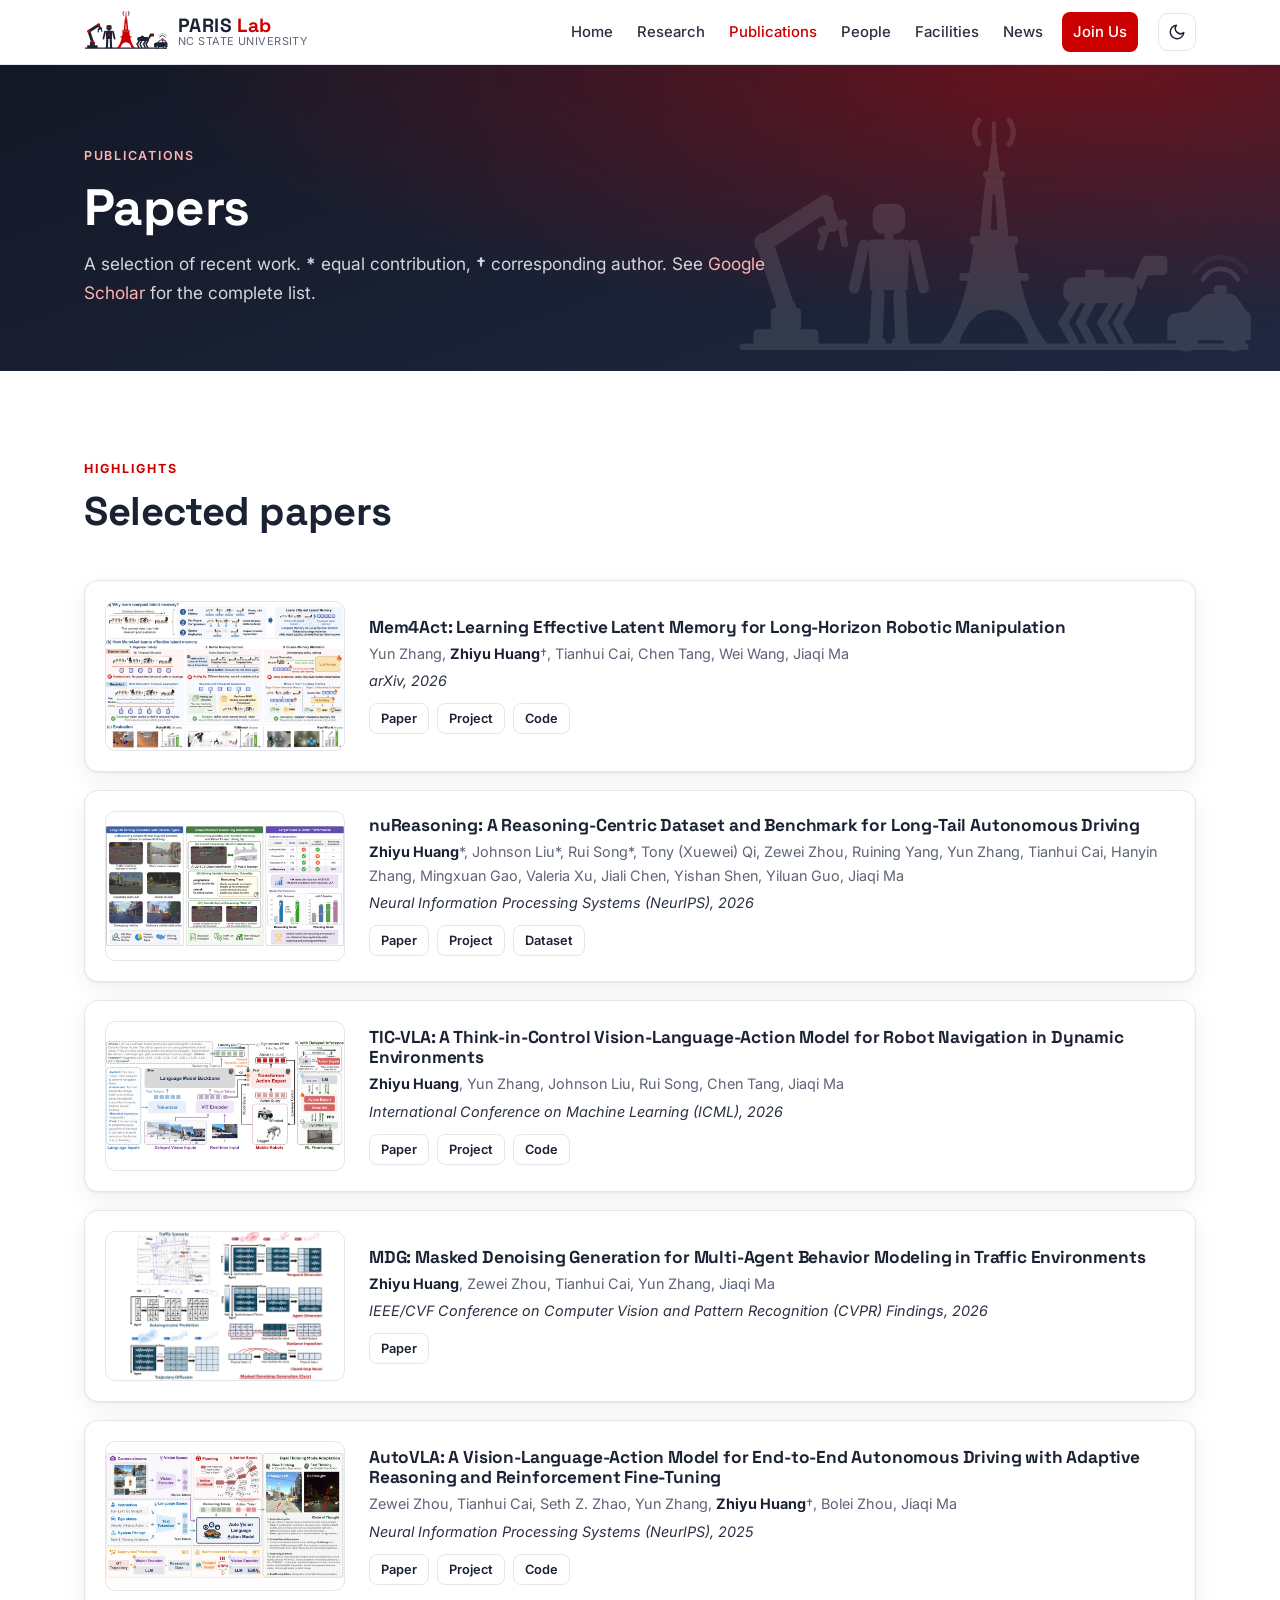
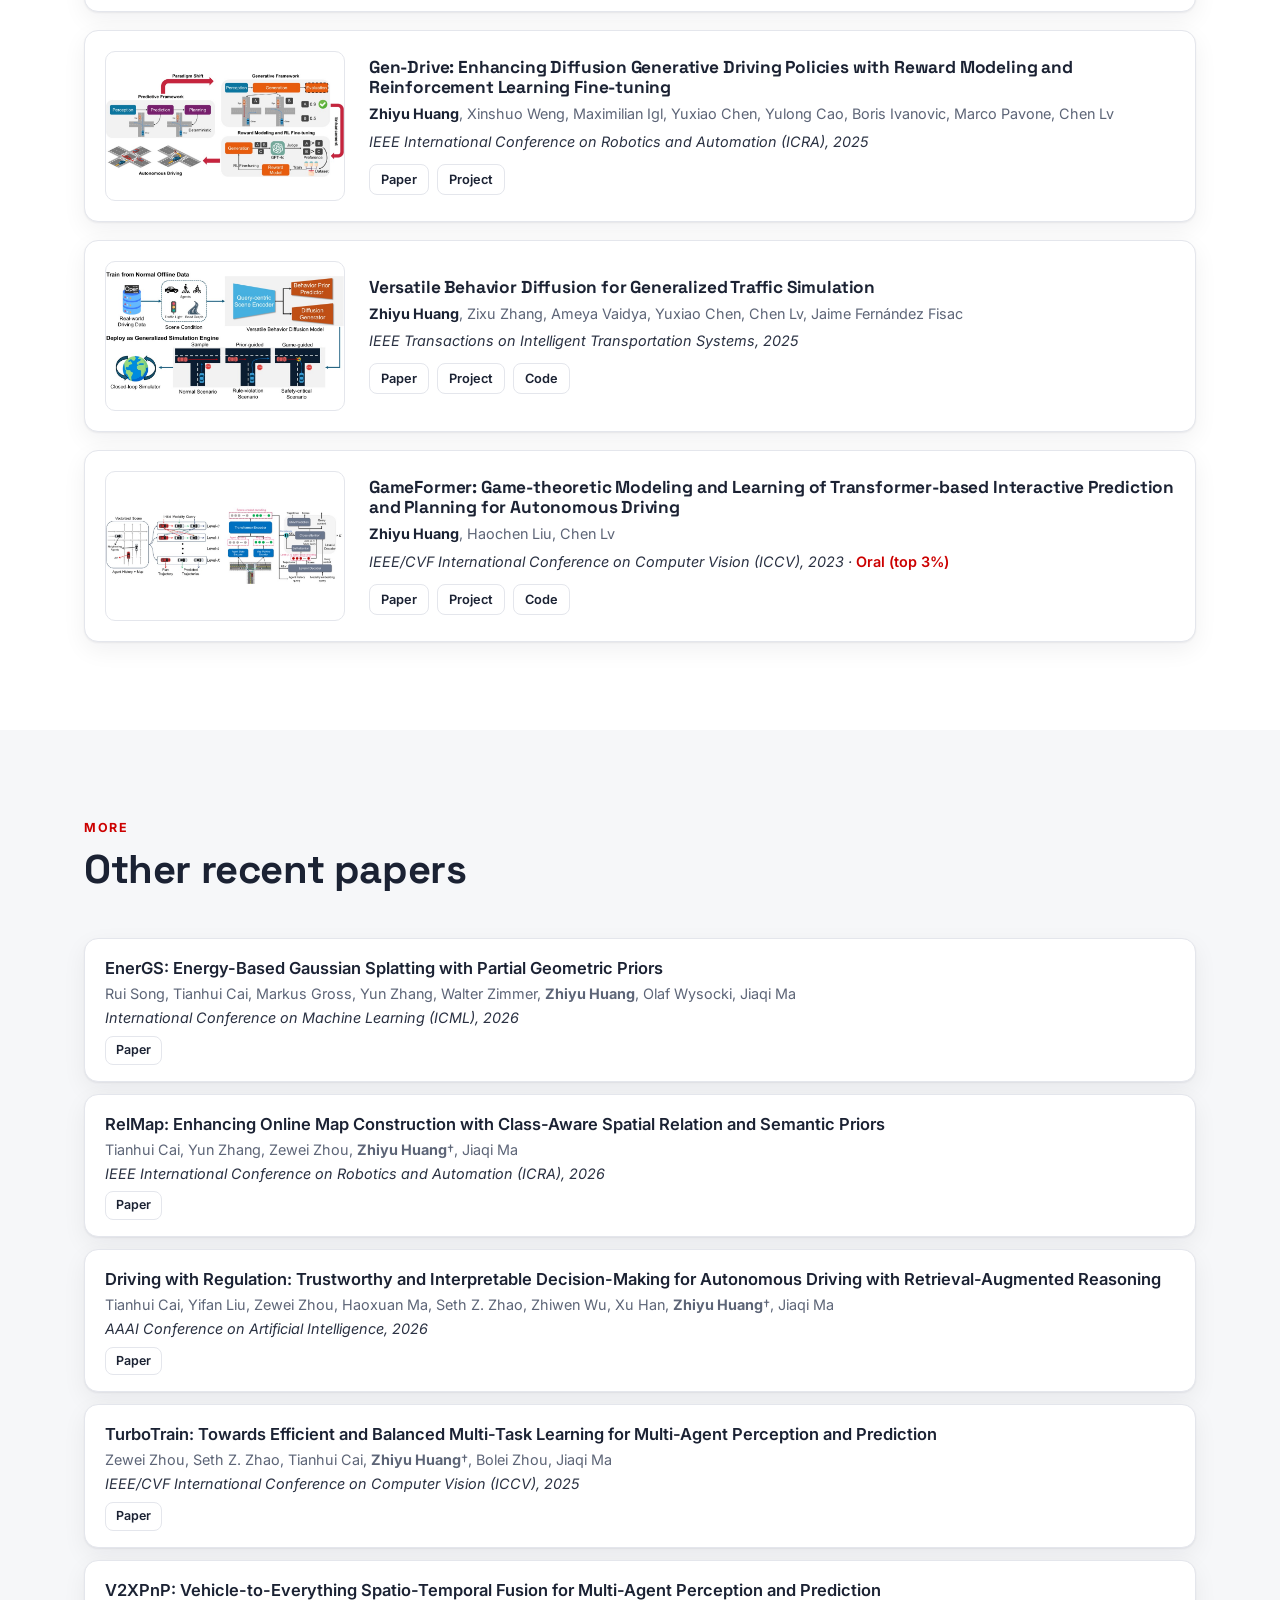
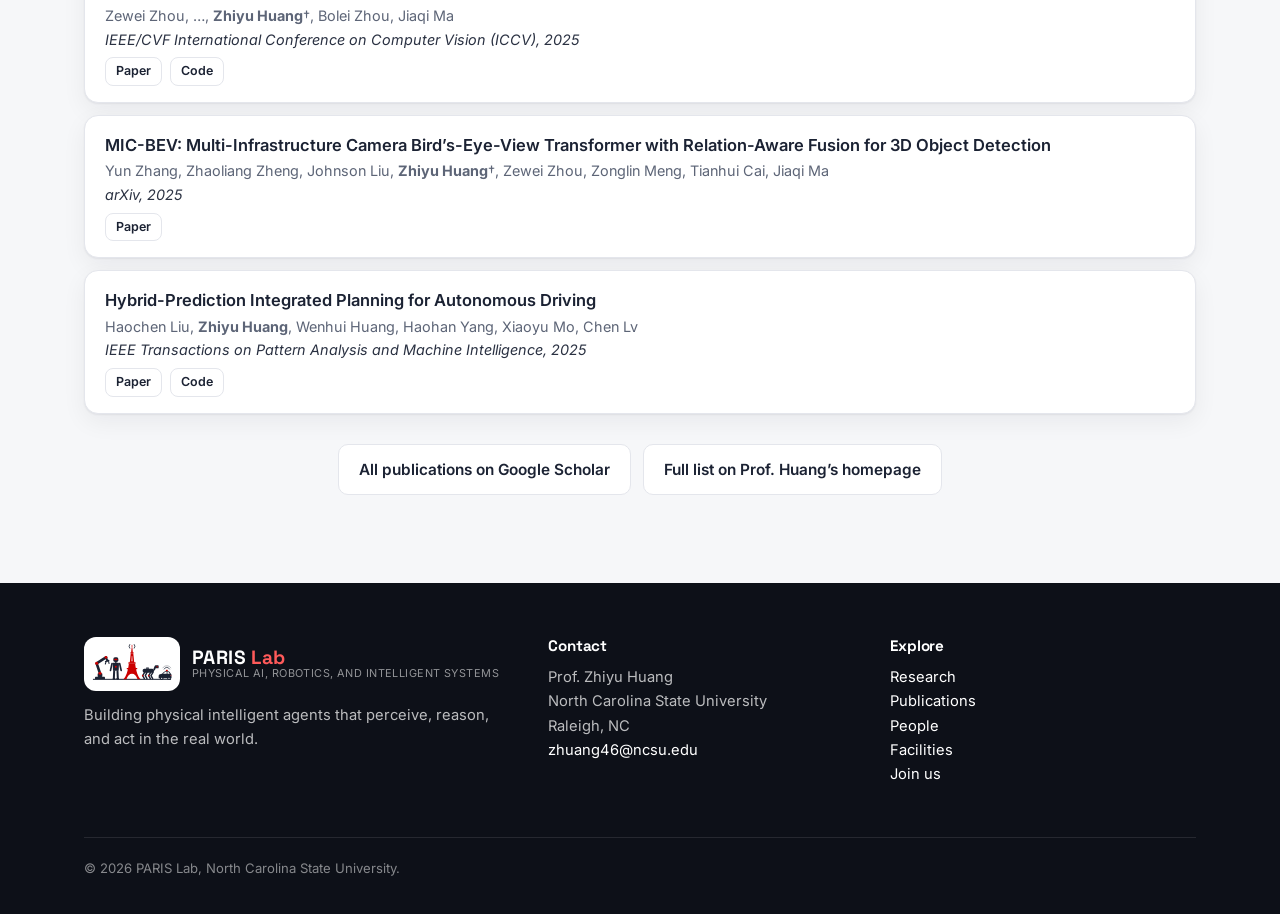
<file: publications.html>
<!doctype html>
<html lang="en">
<head>
  <meta charset="utf-8">
  <meta name="viewport" content="width=device-width, initial-scale=1">
  <title>Publications · PARIS Lab</title>
  <meta name="description" content="Selected publications from the PARIS Lab at NC State on vision-language-action models, robot learning, and autonomous driving.">
  <meta name="theme-color" content="#cc0000">
  <link rel="icon" type="image/svg+xml" href="assets/img/logo-icon.svg">
  <link rel="icon" type="image/png" sizes="32x32" href="assets/img/favicon-32.png">
  <link rel="apple-touch-icon" href="assets/img/apple-touch-icon.png">
  <link rel="preconnect" href="https://fonts.googleapis.com">
  <link rel="preconnect" href="https://fonts.gstatic.com" crossorigin>
  <link href="https://fonts.googleapis.com/css2?family=Inter:wght@400;500;600;700&family=Space+Grotesk:wght@500;600;700&display=swap" rel="stylesheet">
  <link rel="stylesheet" href="assets/css/style.css">
  <script>try{var t=localStorage.getItem('theme');if(t==='dark'||t==='light')document.documentElement.setAttribute('data-theme',t)}catch(e){}</script>
</head>
<body data-page="publications">
<script src="assets/js/layout.js"></script>

<main>
  <section class="page-hero">
    <svg class="skyline" aria-hidden="true"><use href="#logo"/></svg>
    <div class="wrap">
      <span class="eyebrow">Publications</span>
      <h1>Papers</h1>
      <p>A selection of recent work. <b>*</b> equal contribution, <b>&dagger;</b> corresponding author. See <a href="https://scholar.google.com/citations?user=aLZEVCsAAAAJ&amp;hl=en" style="color:#ffb3b3">Google Scholar</a> for the complete list.</p>
    </div>
  </section>

  <section class="block">
    <div class="wrap">
      <div class="section-head reveal">
        <span class="kicker">Highlights</span>
        <h2>Selected papers</h2>
      </div>
      <div class="pubs">
        <article class="card pub reveal">
          <img src="assets/img/pubs/Mem4Act.jpg" alt="Mem4Act overview" loading="lazy">
          <div>
            <h3>Mem4Act: Learning Effective Latent Memory for Long-Horizon Robotic Manipulation</h3>
            <p class="authors">Yun Zhang, <b>Zhiyu Huang</b>&dagger;, Tianhui Cai, Chen Tang, Wei Wang, Jiaqi Ma</p>
            <p class="where">arXiv, 2026</p>
            <div class="links"><a href="https://arxiv.org/abs/2610.22323">Paper</a><a href="https://handsomeyun.github.io/Mem4Act/">Project</a><a href="https://github.com/HandsomeYun/Mem4Act">Code</a></div>
          </div>
        </article>
        <article class="card pub reveal">
          <img src="assets/img/pubs/nuReasoning.jpg" alt="nuReasoning overview" loading="lazy">
          <div>
            <h3>nuReasoning: A Reasoning-Centric Dataset and Benchmark for Long-Tail Autonomous Driving</h3>
            <p class="authors"><b>Zhiyu Huang</b>*, Johnson Liu*, Rui Song*, Tony (Xuewei) Qi, Zewei Zhou, Ruining Yang, Yun Zhang, Tianhui Cai, Hanyin Zhang, Mingxuan Gao, Valeria Xu, Jiali Chen, Yishan Shen, Yiluan Guo, Jiaqi Ma</p>
            <p class="where">Neural Information Processing Systems (NeurIPS), 2026</p>
            <div class="links"><a href="https://arxiv.org/abs/2605.31572">Paper</a><a href="https://nureasoning.github.io/">Project</a><a href="https://huggingface.co/datasets/nureasoning/nuReasoning">Dataset</a></div>
          </div>
        </article>
        <article class="card pub reveal">
          <img src="assets/img/pubs/TICVLA.jpg" alt="TIC-VLA overview" loading="lazy">
          <div>
            <h3>TIC-VLA: A Think-in-Control Vision-Language-Action Model for Robot Navigation in Dynamic Environments</h3>
            <p class="authors"><b>Zhiyu Huang</b>, Yun Zhang, Johnson Liu, Rui Song, Chen Tang, Jiaqi Ma</p>
            <p class="where">International Conference on Machine Learning (ICML), 2026</p>
            <div class="links"><a href="https://arxiv.org/abs/2602.02459">Paper</a><a href="https://ucla-mobility.github.io/TIC-VLA/">Project</a><a href="https://github.com/ucla-mobility/TIC-VLA">Code</a></div>
          </div>
        </article>
        <article class="card pub reveal">
          <img src="assets/img/pubs/MDG.jpg" alt="MDG overview" loading="lazy">
          <div>
            <h3>MDG: Masked Denoising Generation for Multi-Agent Behavior Modeling in Traffic Environments</h3>
            <p class="authors"><b>Zhiyu Huang</b>, Zewei Zhou, Tianhui Cai, Yun Zhang, Jiaqi Ma</p>
            <p class="where">IEEE/CVF Conference on Computer Vision and Pattern Recognition (CVPR) Findings, 2026</p>
            <div class="links"><a href="https://arxiv.org/abs/2511.17496">Paper</a></div>
          </div>
        </article>
        <article class="card pub reveal">
          <img src="assets/img/pubs/AutoVLA_framework.jpg" alt="AutoVLA framework" loading="lazy">
          <div>
            <h3>AutoVLA: A Vision-Language-Action Model for End-to-End Autonomous Driving with Adaptive Reasoning and Reinforcement Fine-Tuning</h3>
            <p class="authors">Zewei Zhou, Tianhui Cai, Seth Z. Zhao, Yun Zhang, <b>Zhiyu Huang</b>&dagger;, Bolei Zhou, Jiaqi Ma</p>
            <p class="where">Neural Information Processing Systems (NeurIPS), 2025</p>
            <div class="links"><a href="https://arxiv.org/abs/2506.13757">Paper</a><a href="https://autovla.github.io/">Project</a><a href="https://github.com/ucla-mobility/AutoVLA">Code</a></div>
          </div>
        </article>
        <article class="card pub reveal">
          <img src="assets/img/pubs/gendrive.jpg" alt="Gen-Drive overview" loading="lazy">
          <div>
            <h3>Gen-Drive: Enhancing Diffusion Generative Driving Policies with Reward Modeling and Reinforcement Learning Fine-tuning</h3>
            <p class="authors"><b>Zhiyu Huang</b>, Xinshuo Weng, Maximilian Igl, Yuxiao Chen, Yulong Cao, Boris Ivanovic, Marco Pavone, Chen Lv</p>
            <p class="where">IEEE International Conference on Robotics and Automation (ICRA), 2025</p>
            <div class="links"><a href="https://arxiv.org/abs/2410.05582">Paper</a><a href="https://mczhi.github.io/GenDrive/">Project</a></div>
          </div>
        </article>
        <article class="card pub reveal">
          <img src="assets/img/pubs/vbd.jpg" alt="Versatile Behavior Diffusion overview" loading="lazy">
          <div>
            <h3>Versatile Behavior Diffusion for Generalized Traffic Simulation</h3>
            <p class="authors"><b>Zhiyu Huang</b>, Zixu Zhang, Ameya Vaidya, Yuxiao Chen, Chen Lv, Jaime Fern&aacute;ndez Fisac</p>
            <p class="where">IEEE Transactions on Intelligent Transportation Systems, 2025</p>
            <div class="links"><a href="https://arxiv.org/abs/2404.02524">Paper</a><a href="https://sites.google.com/view/versatile-behavior-diffusion">Project</a><a href="https://github.com/SafeRoboticsLab/VBD">Code</a></div>
          </div>
        </article>
        <article class="card pub reveal">
          <img src="assets/img/pubs/gameformer.jpg" alt="GameFormer overview" loading="lazy">
          <div>
            <h3>GameFormer: Game-theoretic Modeling and Learning of Transformer-based Interactive Prediction and Planning for Autonomous Driving</h3>
            <p class="authors"><b>Zhiyu Huang</b>, Haochen Liu, Chen Lv</p>
            <p class="where">IEEE/CVF International Conference on Computer Vision (ICCV), 2023 &middot; <span class="award">Oral (top 3%)</span></p>
            <div class="links"><a href="https://arxiv.org/abs/2303.05760">Paper</a><a href="https://mczhi.github.io/GameFormer/">Project</a><a href="https://github.com/MCZhi/GameFormer">Code</a></div>
          </div>
        </article>
      </div>
    </div>
  </section>

  <section class="block alt">
    <div class="wrap">
      <div class="section-head reveal">
        <span class="kicker">More</span>
        <h2>Other recent papers</h2>
      </div>
      <ul class="pub-list">
        <li class="card reveal">
          <div class="t">EnerGS: Energy-Based Gaussian Splatting with Partial Geometric Priors</div>
          <div class="a">Rui Song, Tianhui Cai, Markus Gross, Yun Zhang, Walter Zimmer, <b>Zhiyu Huang</b>, Olaf Wysocki, Jiaqi Ma</div>
          <div class="v">International Conference on Machine Learning (ICML), 2026</div>
          <div class="links"><a href="https://arxiv.org/abs/2604.26238">Paper</a></div>
        </li>
        <li class="card reveal">
          <div class="t">RelMap: Enhancing Online Map Construction with Class-Aware Spatial Relation and Semantic Priors</div>
          <div class="a">Tianhui Cai, Yun Zhang, Zewei Zhou, <b>Zhiyu Huang</b>&dagger;, Jiaqi Ma</div>
          <div class="v">IEEE International Conference on Robotics and Automation (ICRA), 2026</div>
          <div class="links"><a href="https://arxiv.org/abs/2507.21567">Paper</a></div>
        </li>
        <li class="card reveal">
          <div class="t">Driving with Regulation: Trustworthy and Interpretable Decision-Making for Autonomous Driving with Retrieval-Augmented Reasoning</div>
          <div class="a">Tianhui Cai, Yifan Liu, Zewei Zhou, Haoxuan Ma, Seth Z. Zhao, Zhiwen Wu, Xu Han, <b>Zhiyu Huang</b>&dagger;, Jiaqi Ma</div>
          <div class="v">AAAI Conference on Artificial Intelligence, 2026</div>
          <div class="links"><a href="https://arxiv.org/abs/2410.04759">Paper</a></div>
        </li>
        <li class="card reveal">
          <div class="t">TurboTrain: Towards Efficient and Balanced Multi-Task Learning for Multi-Agent Perception and Prediction</div>
          <div class="a">Zewei Zhou, Seth Z. Zhao, Tianhui Cai, <b>Zhiyu Huang</b>&dagger;, Bolei Zhou, Jiaqi Ma</div>
          <div class="v">IEEE/CVF International Conference on Computer Vision (ICCV), 2025</div>
          <div class="links"><a href="https://arxiv.org/abs/2508.04682">Paper</a></div>
        </li>
        <li class="card reveal">
          <div class="t">V2XPnP: Vehicle-to-Everything Spatio-Temporal Fusion for Multi-Agent Perception and Prediction</div>
          <div class="a">Zewei Zhou, &hellip;, <b>Zhiyu Huang</b>&dagger;, Bolei Zhou, Jiaqi Ma</div>
          <div class="v">IEEE/CVF International Conference on Computer Vision (ICCV), 2025</div>
          <div class="links"><a href="https://arxiv.org/abs/2412.01812">Paper</a><a href="https://github.com/Zewei-Zhou/V2XPnP">Code</a></div>
        </li>
        <li class="card reveal">
          <div class="t">MIC-BEV: Multi-Infrastructure Camera Bird&rsquo;s-Eye-View Transformer with Relation-Aware Fusion for 3D Object Detection</div>
          <div class="a">Yun Zhang, Zhaoliang Zheng, Johnson Liu, <b>Zhiyu Huang</b>&dagger;, Zewei Zhou, Zonglin Meng, Tianhui Cai, Jiaqi Ma</div>
          <div class="v">arXiv, 2025</div>
          <div class="links"><a href="https://arxiv.org/abs/2510.24688">Paper</a></div>
        </li>
        <li class="card reveal">
          <div class="t">Hybrid-Prediction Integrated Planning for Autonomous Driving</div>
          <div class="a">Haochen Liu, <b>Zhiyu Huang</b>, Wenhui Huang, Haohan Yang, Xiaoyu Mo, Chen Lv</div>
          <div class="v">IEEE Transactions on Pattern Analysis and Machine Intelligence, 2025</div>
          <div class="links"><a href="https://ieeexplore.ieee.org/abstract/document/10833731">Paper</a><a href="https://github.com/georgeliu233/HPP">Code</a></div>
        </li>
      </ul>
      <div class="center-row">
        <a class="btn btn-outline" href="https://scholar.google.com/citations?user=aLZEVCsAAAAJ&amp;hl=en">All publications on Google Scholar</a>
        <a class="btn btn-outline" href="https://mczhi.github.io/#-publications">Full list on Prof. Huang&rsquo;s homepage</a>
      </div>
    </div>
  </section>
</main>

<script src="assets/js/main.js"></script>
</body>
</html>
</file>
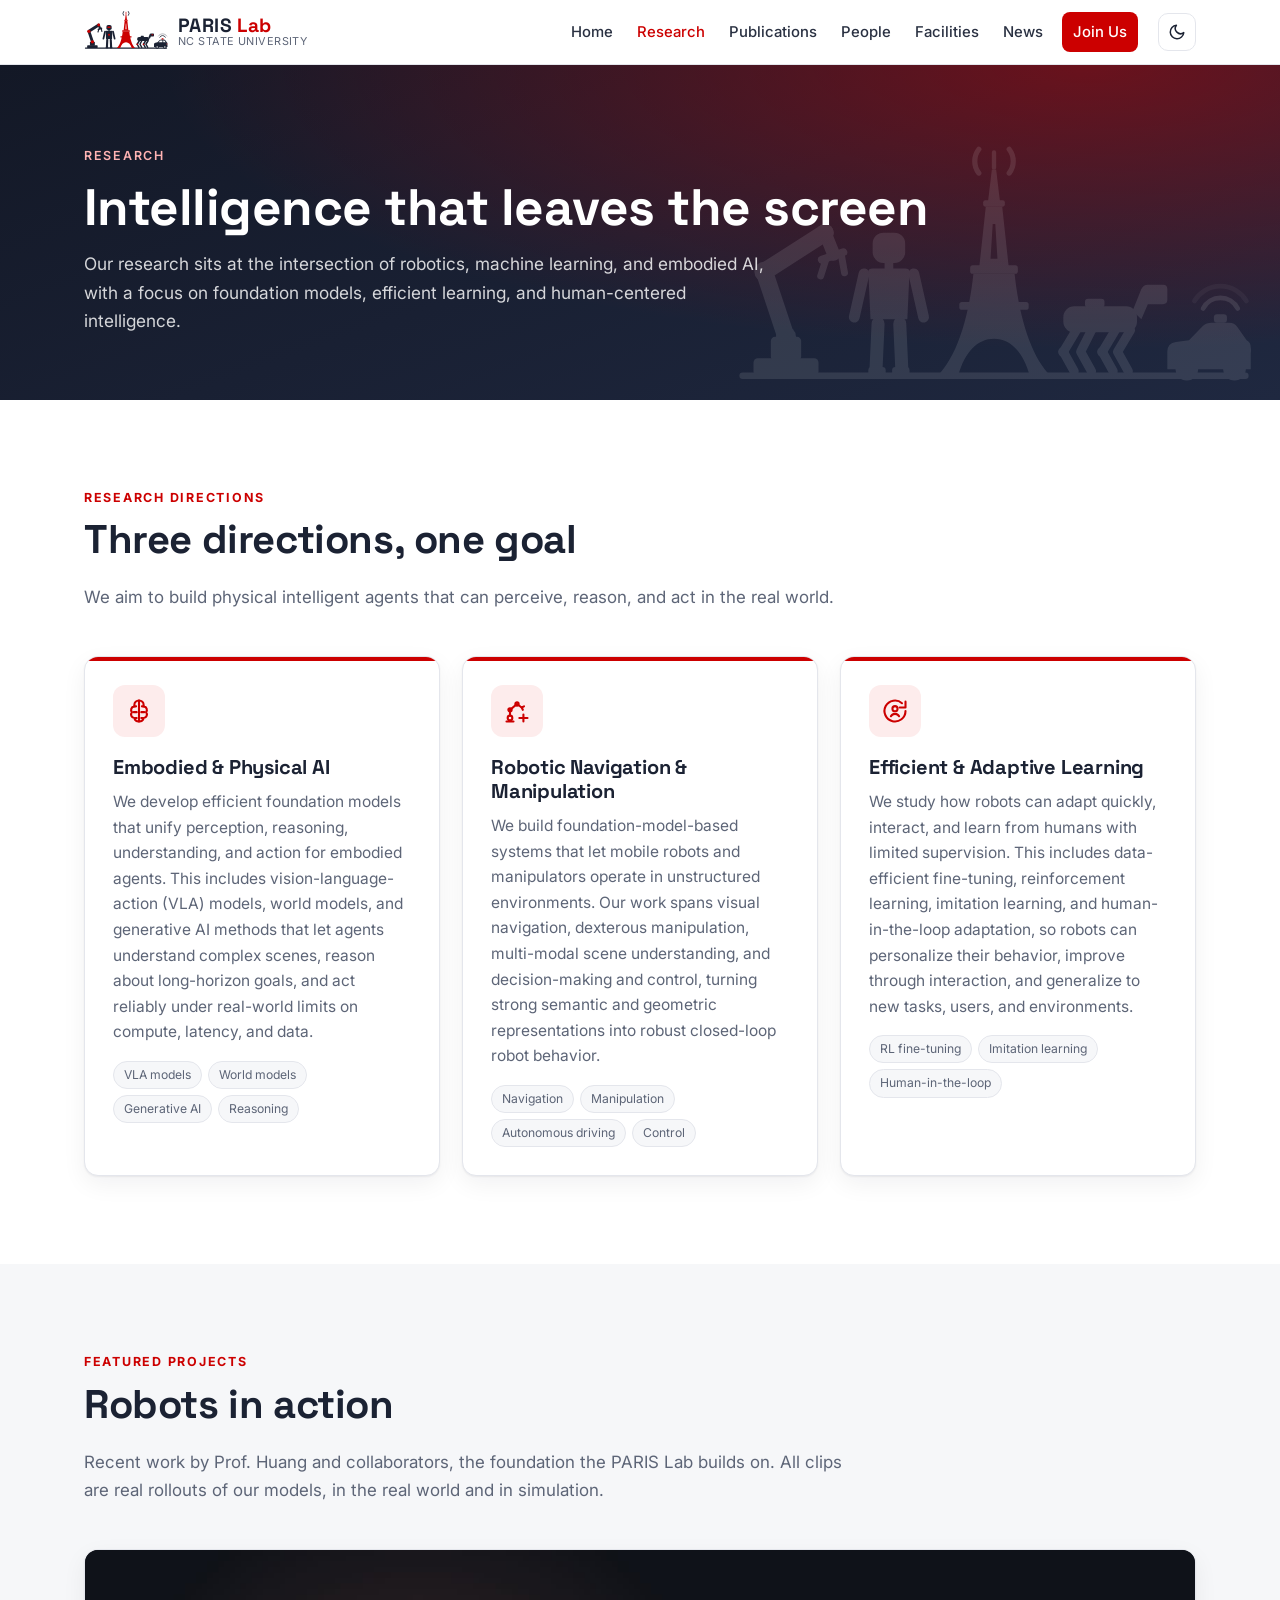
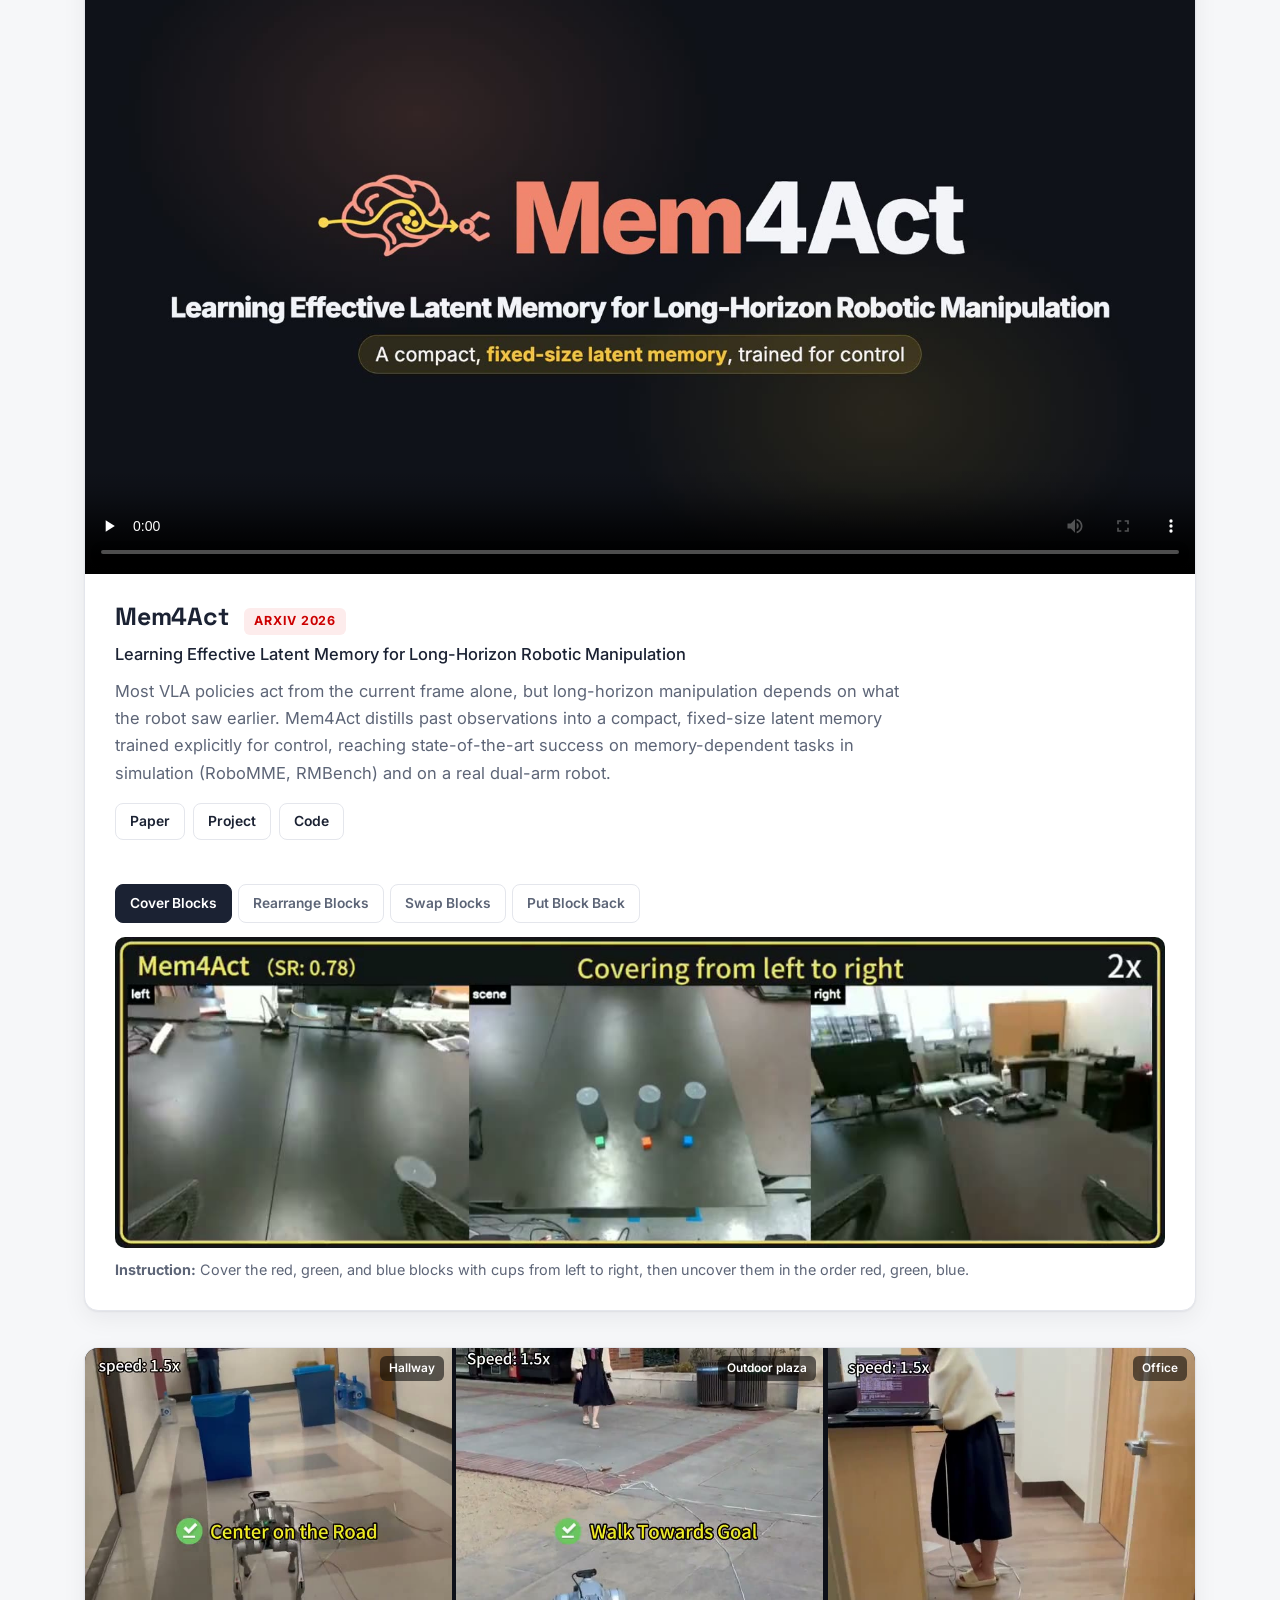
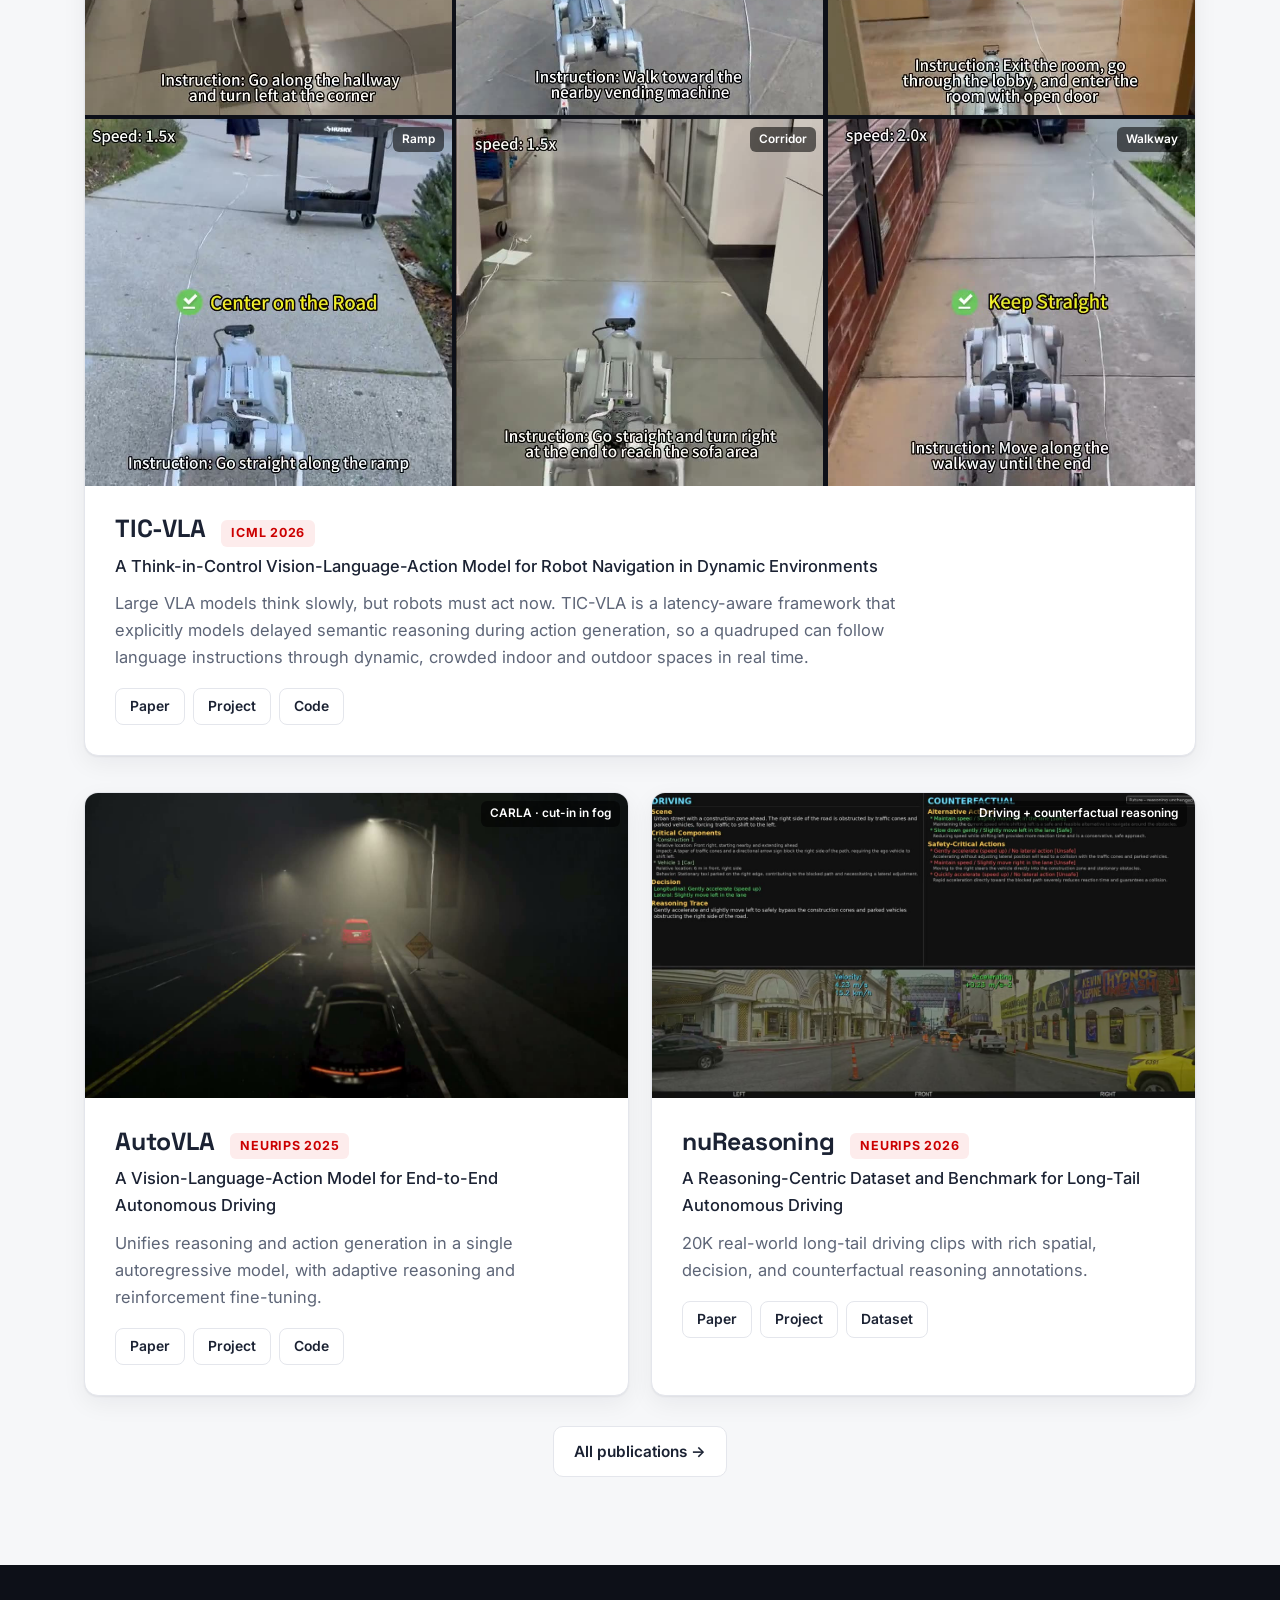
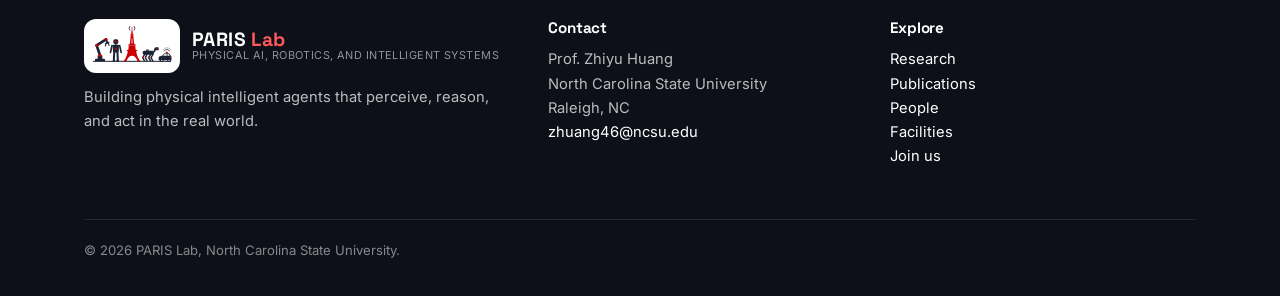
<file: research.html>
<!doctype html>
<html lang="en">
<head>
  <meta charset="utf-8">
  <meta name="viewport" content="width=device-width, initial-scale=1">
  <title>Research · PARIS Lab</title>
  <meta name="description" content="Research at the PARIS Lab, NC State: embodied and physical AI, robotic navigation and manipulation, and efficient and adaptive learning, with videos of TIC-VLA, Mem4Act, AutoVLA, and nuReasoning.">
  <meta name="theme-color" content="#cc0000">
  <link rel="icon" type="image/svg+xml" href="assets/img/logo-icon.svg">
  <link rel="icon" type="image/png" sizes="32x32" href="assets/img/favicon-32.png">
  <link rel="apple-touch-icon" href="assets/img/apple-touch-icon.png">
  <link rel="preconnect" href="https://fonts.googleapis.com">
  <link rel="preconnect" href="https://fonts.gstatic.com" crossorigin>
  <link href="https://fonts.googleapis.com/css2?family=Inter:wght@400;500;600;700&family=Space+Grotesk:wght@500;600;700&display=swap" rel="stylesheet">
  <link rel="stylesheet" href="assets/css/style.css">
  <script>try{var t=localStorage.getItem('theme');if(t==='dark'||t==='light')document.documentElement.setAttribute('data-theme',t)}catch(e){}</script>
</head>
<body data-page="research">
<script src="assets/js/layout.js"></script>

<main>
  <section class="page-hero">
    <svg class="skyline" aria-hidden="true"><use href="#logo"/></svg>
    <div class="wrap">
      <span class="eyebrow">Research</span>
      <h1>Intelligence that leaves the screen</h1>
      <p>Our research sits at the intersection of robotics, machine learning, and embodied AI, with a focus on foundation models, efficient learning, and human-centered intelligence.</p>
    </div>
  </section>

  <!-- ================= DIRECTIONS ================= -->
  <section class="block" id="directions">
    <div class="wrap">
      <div class="section-head reveal">
        <span class="kicker">Research Directions</span>
        <h2>Three directions, one goal</h2>
        <p>We aim to build physical intelligent agents that can perceive, reason, and act in the real world.</p>
      </div>
      <div class="grid-3">
        <article class="card direction reveal" id="embodied-ai">
          <div class="icon"><svg viewBox="0 0 24 24" fill="none" stroke="currentColor" stroke-width="1.8" stroke-linecap="round" stroke-linejoin="round"><path d="M12 3a4 4 0 0 0-4 4v1a3 3 0 0 0-2 5 3 3 0 0 0 2 5 4 4 0 0 0 4 3 4 4 0 0 0 4-3 3 3 0 0 0 2-5 3 3 0 0 0-2-5V7a4 4 0 0 0-4-4z"/><path d="M12 3v18M8 8h1.5M14.5 8H16M7.5 13H10M14 13h2.5M9 18h1M14 18h1"/></svg></div>
          <h3>Embodied &amp; Physical AI</h3>
          <p>We develop efficient foundation models that unify perception, reasoning, understanding, and action for embodied agents. This includes vision-language-action (VLA) models, world models, and generative AI methods that let agents understand complex scenes, reason about long-horizon goals, and act reliably under real-world limits on compute, latency, and data.</p>
          <div class="tags"><span class="tag">VLA models</span><span class="tag">World models</span><span class="tag">Generative AI</span><span class="tag">Reasoning</span></div>
        </article>
        <article class="card direction reveal" id="navigation-manipulation">
          <div class="icon"><svg viewBox="0 0 24 24" fill="none" stroke="currentColor" stroke-width="1.8" stroke-linecap="round" stroke-linejoin="round"><circle cx="6" cy="18" r="2"/><path d="M6 16V11l6-5 4 3"/><circle cx="6" cy="11" r="1.4"/><circle cx="12" cy="6" r="1.4"/><path d="M16 9l2-1M16 9l1 2"/><path d="M3 21h6"/><path d="M14 18h7M17.5 15v6"/></svg></div>
          <h3>Robotic Navigation &amp; Manipulation</h3>
          <p>We build foundation-model-based systems that let mobile robots and manipulators operate in unstructured environments. Our work spans visual navigation, dexterous manipulation, multi-modal scene understanding, and decision-making and control, turning strong semantic and geometric representations into robust closed-loop robot behavior.</p>
          <div class="tags"><span class="tag">Navigation</span><span class="tag">Manipulation</span><span class="tag">Autonomous driving</span><span class="tag">Control</span></div>
        </article>
        <article class="card direction reveal" id="adaptive-learning">
          <div class="icon"><svg viewBox="0 0 24 24" fill="none" stroke="currentColor" stroke-width="1.8" stroke-linecap="round" stroke-linejoin="round"><path d="M21 12a9 9 0 1 1-3-6.7"/><path d="M21 4v5h-5"/><circle cx="12" cy="10" r="2.2"/><path d="M8.5 16.5a4 4 0 0 1 7 0"/></svg></div>
          <h3>Efficient &amp; Adaptive Learning</h3>
          <p>We study how robots can adapt quickly, interact, and learn from humans with limited supervision. This includes data-efficient fine-tuning, reinforcement learning, imitation learning, and human-in-the-loop adaptation, so robots can personalize their behavior, improve through interaction, and generalize to new tasks, users, and environments.</p>
          <div class="tags"><span class="tag">RL fine-tuning</span><span class="tag">Imitation learning</span><span class="tag">Human-in-the-loop</span></div>
        </article>
      </div>
    </div>
  </section>

  <!-- ================= PROJECTS ================= -->
  <section class="block alt" id="projects">
    <div class="wrap">
      <div class="section-head reveal">
        <span class="kicker">Featured Projects</span>
        <h2>Robots in action</h2>
        <p>Recent work by Prof. Huang and collaborators, the foundation the PARIS Lab builds on. All clips are real rollouts of our models, in the real world and in simulation.</p>
      </div>

      <!-- Mem4Act -->
      <article class="card project reveal" id="mem4act">
        <div class="media-main">
          <video src="assets/videos/mem4act-promo.mp4" poster="assets/img/posters/mem4act-promo-cover.jpg" controls preload="none" playsinline></video>
        </div>
        <div class="project-body">
          <div class="project-top"><h3>Mem4Act</h3><span class="venue">arXiv 2026</span></div>
          <p class="subtitle">Learning Effective Latent Memory for Long-Horizon Robotic Manipulation</p>
          <p class="desc">Most VLA policies act from the current frame alone, but long-horizon manipulation depends on what the robot saw earlier. Mem4Act distills past observations into a compact, fixed-size latent memory trained explicitly for control, reaching state-of-the-art success on memory-dependent tasks in simulation (RoboMME, RMBench) and on a real dual-arm robot.</p>
          <div class="links">
            <a href="https://arxiv.org/abs/2610.22323">Paper</a>
            <a href="https://handsomeyun.github.io/Mem4Act/">Project</a>
            <a href="https://github.com/HandsomeYun/Mem4Act">Code</a>
          </div>
        </div>
        <div data-tabs>
          <div class="tabs" role="tablist" aria-label="Mem4Act real-world tasks">
            <button class="tab" role="tab" aria-selected="true" data-src="assets/videos/mem4act-real-cup.mp4" data-poster="assets/img/posters/mem4act-real-cup.jpg" data-instr="Cover the red, green, and blue blocks with cups from left to right, then uncover them in the order red, green, blue.">Cover Blocks</button>
            <button class="tab" role="tab" aria-selected="false" data-src="assets/videos/mem4act-real-2mat.mp4" data-poster="assets/img/posters/mem4act-real-2mat.jpg" data-instr="Move the block between the two mats onto the empty mat, press the button, then move the other block to the space between the mats.">Rearrange Blocks</button>
            <button class="tab" role="tab" aria-selected="false" data-src="assets/videos/mem4act-real-3bowl.mp4" data-poster="assets/img/posters/mem4act-real-3bowl.jpg" data-instr="Swap two blocks across three bowls, moving one block at a time with at most one block per bowl, then press the button.">Swap Blocks</button>
            <button class="tab" role="tab" aria-selected="false" data-src="assets/videos/mem4act-real-4mat.mp4" data-poster="assets/img/posters/mem4act-real-4mat.jpg" data-instr="Put the block in the center, press the button, then put the block back on the mat where it started.">Put Block Back</button>
          </div>
          <div class="tab-panel" role="tabpanel">
            <video src="assets/videos/mem4act-real-cup.mp4" poster="assets/img/posters/mem4act-real-cup.jpg" data-autoplay muted loop playsinline preload="none"></video>
            <p class="instr"><b>Instruction:</b> Cover the red, green, and blue blocks with cups from left to right, then uncover them in the order red, green, blue.</p>
          </div>
          <div style="height:28px"></div>
        </div>
      </article>

      <!-- TIC-VLA -->
      <article class="card project reveal" id="tic-vla">
        <div class="media-grid cols-3">
          <figure class="clip square"><video src="assets/videos/ticvla-hallway-obstacle.mp4" poster="assets/img/posters/ticvla-hallway-obstacle.jpg" data-autoplay muted loop playsinline preload="none"></video><figcaption>Hallway</figcaption></figure>
          <figure class="clip square"><video src="assets/videos/ticvla-vending.mp4" poster="assets/img/posters/ticvla-vending.jpg" data-autoplay muted loop playsinline preload="none"></video><figcaption>Outdoor plaza</figcaption></figure>
          <figure class="clip square"><video src="assets/videos/ticvla-office-openroom.mp4" poster="assets/img/posters/ticvla-office-openroom.jpg" data-autoplay muted loop playsinline preload="none"></video><figcaption>Office</figcaption></figure>
          <figure class="clip square"><video src="assets/videos/ticvla-ramp.mp4" poster="assets/img/posters/ticvla-ramp.jpg" data-autoplay muted loop playsinline preload="none"></video><figcaption>Ramp</figcaption></figure>
          <figure class="clip square"><video src="assets/videos/ticvla-office-sofa.mp4" poster="assets/img/posters/ticvla-office-sofa.jpg" data-autoplay muted loop playsinline preload="none"></video><figcaption>Corridor</figcaption></figure>
          <figure class="clip square"><video src="assets/videos/ticvla-walkway.mp4" poster="assets/img/posters/ticvla-walkway.jpg" data-autoplay muted loop playsinline preload="none"></video><figcaption>Walkway</figcaption></figure>
        </div>
        <div class="project-body">
          <div class="project-top"><h3>TIC-VLA</h3><span class="venue">ICML 2026</span></div>
          <p class="subtitle">A Think-in-Control Vision-Language-Action Model for Robot Navigation in Dynamic Environments</p>
          <p class="desc">Large VLA models think slowly, but robots must act now. TIC-VLA is a latency-aware framework that explicitly models delayed semantic reasoning during action generation, so a quadruped can follow language instructions through dynamic, crowded indoor and outdoor spaces in real time.</p>
          <div class="links">
            <a href="https://arxiv.org/abs/2602.02459">Paper</a>
            <a href="https://ucla-mobility.github.io/TIC-VLA/">Project</a>
            <a href="https://github.com/ucla-mobility/TIC-VLA">Code</a>
          </div>
        </div>
      </article>

      <div class="split-2">
        <!-- AutoVLA -->
        <article class="card project reveal" id="autovla">
          <figure class="clip wide" style="margin:0"><video src="assets/videos/autovla-carla-cutin.mp4" poster="assets/img/posters/autovla-carla-cutin.jpg" data-autoplay muted loop playsinline preload="none"></video><figcaption>CARLA &middot; cut-in in fog</figcaption></figure>
          <div class="project-body">
            <div class="project-top"><h3>AutoVLA</h3><span class="venue">NeurIPS 2025</span></div>
            <p class="subtitle">A Vision-Language-Action Model for End-to-End Autonomous Driving</p>
            <p class="desc">Unifies reasoning and action generation in a single autoregressive model, with adaptive reasoning and reinforcement fine-tuning.</p>
            <div class="links">
              <a href="https://arxiv.org/abs/2506.13757">Paper</a>
              <a href="https://autovla.github.io/">Project</a>
              <a href="https://github.com/ucla-mobility/AutoVLA">Code</a>
            </div>
          </div>
        </article>
        <!-- nuReasoning -->
        <article class="card project reveal" id="nureasoning">
          <figure class="clip wide" style="margin:0"><video src="assets/videos/nureasoning-lane-change.mp4" poster="assets/img/posters/nureasoning-lane-change.jpg" data-autoplay muted loop playsinline preload="none"></video><figcaption>Driving + counterfactual reasoning</figcaption></figure>
          <div class="project-body">
            <div class="project-top"><h3>nuReasoning</h3><span class="venue">NeurIPS 2026</span></div>
            <p class="subtitle">A Reasoning-Centric Dataset and Benchmark for Long-Tail Autonomous Driving</p>
            <p class="desc">20K real-world long-tail driving clips with rich spatial, decision, and counterfactual reasoning annotations.</p>
            <div class="links">
              <a href="https://arxiv.org/abs/2605.31572">Paper</a>
              <a href="https://nureasoning.github.io/">Project</a>
              <a href="https://huggingface.co/datasets/nureasoning/nuReasoning">Dataset</a>
            </div>
          </div>
        </article>
      </div>

      <div class="center-row">
        <a class="btn btn-outline" href="publications.html">All publications &rarr;</a>
      </div>
    </div>
  </section>
</main>

<script src="assets/js/main.js"></script>
</body>
</html>
</file>
<file: assets/css/style.css>
/* PARIS Lab — Physical AI, Robotics, and Intelligent Systems Lab @ NC State */

:root {
  --red: #cc0000;
  --red-deep: #990000;
  --red-soft: #fdecec;
  --ink: #1b2233;
  --text: #2a3142;
  --muted: #5d6577;
  --line: #e4e6ec;
  --bg: #ffffff;
  --bg-alt: #f6f7f9;
  --card: #ffffff;
  --shadow: 0 1px 2px rgba(20, 24, 36, .06), 0 8px 24px rgba(20, 24, 36, .06);
  --radius: 14px;
  --max: 1160px;
  --head: "Space Grotesk", "Inter", system-ui, sans-serif;
  --body: "Inter", system-ui, -apple-system, "Segoe UI", sans-serif;
}

@media (prefers-color-scheme: dark) {
  :root:not([data-theme="light"]) {
    --red: #ff4d4d;
    --red-deep: #ff7070;
    --red-soft: #3a1c20;
    --ink: #eef0f5;
    --text: #d4d8e1;
    --muted: #9aa1b2;
    --line: #2a3040;
    --bg: #11141c;
    --bg-alt: #161a24;
    --card: #1a1f2b;
    --shadow: 0 1px 2px rgba(0, 0, 0, .3), 0 8px 24px rgba(0, 0, 0, .25);
  }
}
:root[data-theme="dark"] {
  --red: #ff4d4d;
  --red-deep: #ff7070;
  --red-soft: #3a1c20;
  --ink: #eef0f5;
  --text: #d4d8e1;
  --muted: #9aa1b2;
  --line: #2a3040;
  --bg: #11141c;
  --bg-alt: #161a24;
  --card: #1a1f2b;
  --shadow: 0 1px 2px rgba(0, 0, 0, .3), 0 8px 24px rgba(0, 0, 0, .25);
}

* { box-sizing: border-box; }
html { scroll-behavior: smooth; scroll-padding-top: 84px; }
body {
  margin: 0;
  font-family: var(--body);
  font-size: 16.5px;
  line-height: 1.65;
  color: var(--text);
  background: var(--bg);
  -webkit-font-smoothing: antialiased;
}
img, video, svg { max-width: 100%; display: block; }
a { color: var(--red); text-decoration: none; }
a:hover { text-decoration: underline; text-underline-offset: 3px; }
h1, h2, h3, h4 { font-family: var(--head); color: var(--ink); line-height: 1.2; margin: 0 0 .5em; letter-spacing: -.01em; }
p { margin: 0 0 1em; }

.wrap { max-width: var(--max); margin: 0 auto; padding: 0 24px; }
@media (max-width: 600px) { .wrap { padding: 0 16px; } }

/* ---------- Header ---------- */
.site-header {
  position: sticky; top: 0; z-index: 50;
  background: color-mix(in srgb, var(--bg) 88%, transparent);
  backdrop-filter: saturate(160%) blur(12px);
  -webkit-backdrop-filter: saturate(160%) blur(12px);
  border-bottom: 1px solid var(--line);
}
.site-header .wrap { display: flex; align-items: center; gap: 20px; height: 64px; }
.brand { display: flex; align-items: center; gap: 10px; color: var(--ink); }
.brand:hover { text-decoration: none; }
.brand-mark { width: 84px; height: 42px; flex: none; --logo-bg: var(--bg); }
.brand-text { display: flex; flex-direction: column; line-height: 1.05; }
.brand-name { font-family: var(--head); font-weight: 700; font-size: 1.2rem; letter-spacing: .02em; }
.brand-name span { color: var(--red); }
.brand-sub { font-size: .68rem; color: var(--muted); letter-spacing: .04em; text-transform: uppercase; }

.nav { margin-left: auto; display: flex; align-items: center; gap: 2px; }
.nav a {
  color: var(--text); font-weight: 500; font-size: .93rem;
  padding: 8px 11px; border-radius: 8px;
}
.nav a:hover { background: var(--bg-alt); text-decoration: none; color: var(--ink); }
.nav a.active { color: var(--red); }
.nav a.nav-cta { background: var(--red); color: #fff; margin-left: 6px; }
.nav a.nav-cta:hover { background: var(--red-deep); color: #fff; }
.theme-toggle, .menu-toggle {
  border: 1px solid var(--line); background: var(--card); color: var(--ink);
  width: 38px; height: 38px; border-radius: 10px; cursor: pointer;
  display: grid; place-items: center; flex: none;
}
.theme-toggle svg, .menu-toggle svg { width: 18px; height: 18px; }
.menu-toggle { display: none; }
.icon-sun { display: none; }
[data-theme="dark"] .icon-sun { display: block; }
[data-theme="dark"] .icon-moon { display: none; }
@media (prefers-color-scheme: dark) {
  :root:not([data-theme="light"]) .icon-sun { display: block; }
  :root:not([data-theme="light"]) .icon-moon { display: none; }
}

@media (max-width: 1020px) {
  .menu-toggle { display: grid; }
  .nav {
    position: absolute; top: 64px; left: 0; right: 0;
    flex-direction: column; align-items: stretch; gap: 0;
    background: var(--bg); border-bottom: 1px solid var(--line);
    padding: 8px 16px 16px; display: none;
  }
  .nav.open { display: flex; }
  .nav a { padding: 12px; }
  .nav a.nav-cta { margin: 8px 0 0; text-align: center; }
  .brand-sub { display: none; }
}

/* ---------- Hero ---------- */
.hero {
  position: relative; overflow: hidden; color: #fff;
  min-height: min(86vh, 760px); display: flex; align-items: center;
  background: #0d1018;
}
.hero-video {
  position: absolute; inset: 0; width: 100%; height: 100%;
  object-fit: cover; opacity: .55;
}
.hero::after {
  content: ""; position: absolute; inset: 0;
  background:
    radial-gradient(ellipse at 20% 40%, rgba(13, 16, 24, .55), transparent 65%),
    linear-gradient(180deg, rgba(13, 16, 24, .35) 0%, rgba(13, 16, 24, .85) 100%);
}
.hero .wrap { position: relative; z-index: 1; padding-top: 72px; padding-bottom: 72px; }
.hero-logo {
  width: 260px; height: 130px; background: #fff; border-radius: 20px; padding: 12px 16px 8px;
  box-shadow: 0 10px 30px rgba(0, 0, 0, .35); margin-bottom: 26px; color: #1b2233; --logo-bg: #fff;
}
@media (max-width: 600px) { .hero-logo { width: 200px; height: 100px; } }
.eyebrow {
  display: inline-block; font-size: .78rem; font-weight: 600; letter-spacing: .14em;
  text-transform: uppercase; color: #ffb3b3; margin-bottom: 14px;
}
.hero h1 {
  color: #fff; font-size: clamp(2.2rem, 5.4vw, 4rem); font-weight: 700;
  max-width: 14ch; margin-bottom: 18px;
}
.hero h1 .acr { color: #ff5a5a; }
.hero-lead { font-size: clamp(1.02rem, 1.6vw, 1.22rem); max-width: 60ch; color: rgba(255, 255, 255, .88); margin-bottom: 30px; }
.btn-row { display: flex; flex-wrap: wrap; gap: 12px; }
.btn {
  display: inline-flex; align-items: center; gap: 8px;
  padding: 12px 20px; border-radius: 10px; font-weight: 600; font-size: .96rem;
  border: 1px solid transparent; transition: transform .15s ease, background .15s ease;
}
.btn:hover { text-decoration: none; transform: translateY(-1px); }
.btn-primary { background: var(--red); color: #fff; }
.btn-primary:hover { background: var(--red-deep); }
.hero .btn-primary { background: #cc0000; }
.hero .btn-primary:hover { background: #a80000; }
.btn-ghost { border-color: rgba(255, 255, 255, .45); color: #fff; }
.btn-ghost:hover { background: rgba(255, 255, 255, .1); }
.btn-outline { border-color: var(--line); color: var(--ink); background: var(--card); }
.btn-outline:hover { border-color: var(--red); color: var(--red); }

.hero-badge {
  position: absolute; right: 24px; bottom: 22px; z-index: 1;
  font-size: .8rem; color: rgba(255, 255, 255, .7);
}
@media (max-width: 600px) { .hero-badge { display: none; } }

/* ---------- Sections ---------- */
section.block { padding: 88px 0; }
section.block.alt { background: var(--bg-alt); }
.section-head { max-width: 760px; margin-bottom: 44px; }
.section-head .kicker {
  font-size: .78rem; font-weight: 700; letter-spacing: .14em; text-transform: uppercase;
  color: var(--red); margin-bottom: 8px; display: block;
}
.section-head h2 { font-size: clamp(1.8rem, 3.4vw, 2.5rem); }
.section-head p { color: var(--muted); font-size: 1.06rem; }
@media (max-width: 600px) { section.block { padding: 64px 0; } }

/* ---------- Research directions ---------- */
.grid-3 { display: grid; grid-template-columns: repeat(3, 1fr); gap: 22px; }
@media (max-width: 900px) { .grid-3 { grid-template-columns: 1fr; } }
.card {
  background: var(--card); border: 1px solid var(--line); border-radius: var(--radius);
  box-shadow: var(--shadow);
}
.direction { padding: 28px; position: relative; overflow: hidden; }
.direction::before {
  content: ""; position: absolute; left: 0; top: 0; right: 0; height: 4px; background: var(--red);
}
.direction .icon {
  width: 52px; height: 52px; border-radius: 12px; background: var(--red-soft); color: var(--red);
  display: grid; place-items: center; margin-bottom: 18px;
}
.direction .icon svg { width: 28px; height: 28px; }
.direction h3 { font-size: 1.25rem; }
.direction p { color: var(--muted); font-size: .97rem; margin: 0; }
.tags { display: flex; flex-wrap: wrap; gap: 6px; margin-top: 16px; }
.tag {
  font-size: .76rem; padding: 3px 10px; border-radius: 999px;
  background: var(--bg-alt); border: 1px solid var(--line); color: var(--muted);
}

/* ---------- Projects ---------- */
.project { padding: 0; overflow: hidden; margin-bottom: 36px; }
.project:last-child { margin-bottom: 0; }
.project-body { padding: 28px 30px 30px; }
.project-top { display: flex; flex-wrap: wrap; align-items: baseline; gap: 10px 16px; margin-bottom: 6px; }
.project h3 { font-size: 1.55rem; margin: 0; }
.venue {
  font-size: .78rem; font-weight: 700; letter-spacing: .06em; text-transform: uppercase;
  color: var(--red); background: var(--red-soft); padding: 3px 10px; border-radius: 6px;
}
.project .subtitle { font-weight: 500; color: var(--ink); margin-bottom: 10px; }
.project .desc { color: var(--muted); max-width: 80ch; }
.links { display: flex; flex-wrap: wrap; gap: 8px; margin-top: 14px; }
.links a {
  font-size: .87rem; font-weight: 600; padding: 6px 14px; border-radius: 8px;
  border: 1px solid var(--line); color: var(--ink); background: var(--bg);
}
.links a:hover { border-color: var(--red); color: var(--red); text-decoration: none; }

.media-main { background: #0d1018; }
.media-main video { width: 100%; aspect-ratio: 16 / 9; object-fit: contain; background: #0d1018; }
.media-grid { display: grid; gap: 4px; background: #0d1018; }
.media-grid.cols-3 { grid-template-columns: repeat(3, 1fr); }
.media-grid.cols-2 { grid-template-columns: repeat(2, 1fr); }
@media (max-width: 760px) {
  .media-grid.cols-3 { grid-template-columns: repeat(2, 1fr); }
  .media-grid.cols-2 { grid-template-columns: 1fr; }
}
.clip { position: relative; margin: 0; }
.clip video { width: 100%; height: 100%; object-fit: cover; }
.clip.square video { aspect-ratio: 1 / 1; }
.clip.wide video { aspect-ratio: 16 / 9; }
.clip figcaption {
  position: absolute; right: 8px; top: 8px; font-size: .74rem; font-weight: 600;
  color: #fff; background: rgba(0, 0, 0, .55); padding: 3px 9px; border-radius: 6px;
}

.tabs { display: flex; flex-wrap: wrap; gap: 6px; padding: 14px 30px 0; }
.tab {
  font: inherit; font-size: .86rem; font-weight: 600; cursor: pointer;
  padding: 7px 14px; border-radius: 8px; border: 1px solid var(--line);
  background: var(--bg); color: var(--muted);
}
.tab[aria-selected="true"] { background: var(--ink); border-color: var(--ink); color: var(--bg); }
.tab-panel { padding: 14px 30px 0; }
.tab-panel video { width: 100%; border-radius: 10px; background: #0d1018; aspect-ratio: 1520 / 450; object-fit: cover; }
.tab-panel .instr { font-size: .9rem; color: var(--muted); margin: 10px 0 0; }
@media (max-width: 600px) {
  .project-body { padding: 22px 18px 24px; }
  .tabs, .tab-panel { padding-left: 18px; padding-right: 18px; }
}

.split-2 { display: grid; grid-template-columns: 1fr 1fr; gap: 22px; }
@media (max-width: 900px) { .split-2 { grid-template-columns: 1fr; } }
.split-2 .project { margin-bottom: 0; }

/* ---------- News ---------- */
.news { list-style: none; margin: 0; padding: 0; border-left: 2px solid var(--line); }
.news li { position: relative; padding: 0 0 20px 26px; }
.news li::before {
  content: ""; position: absolute; left: -7px; top: 7px; width: 12px; height: 12px;
  border-radius: 50%; background: var(--bg); border: 2px solid var(--red);
}
.news li:first-child::before { background: var(--red); }
.news time { display: block; font-family: var(--head); font-weight: 700; font-size: .85rem; color: var(--red); }
.news-wrap { display: grid; grid-template-columns: 1fr 360px; gap: 48px; align-items: start; }
@media (max-width: 900px) { .news-wrap { grid-template-columns: 1fr; } }
.news-more { display: none; }
.news.expanded .news-more { display: list-item; }
.aside-card { padding: 26px; position: sticky; top: 88px; }
.aside-card h3 { font-size: 1.1rem; }
.aside-card ul { padding-left: 18px; margin: 0 0 14px; color: var(--muted); font-size: .95rem; }

/* ---------- Publications ---------- */
.pubs { display: grid; gap: 18px; }
.pub { display: grid; grid-template-columns: 240px 1fr; gap: 24px; padding: 20px; align-items: center; }
.pub img { width: 100%; aspect-ratio: 16 / 10; object-fit: contain; background: #fff; border-radius: 10px; border: 1px solid var(--line); }
.pub h3 { font-size: 1.08rem; margin-bottom: 4px; }
.pub .authors { font-size: .9rem; color: var(--muted); margin-bottom: 4px; }
.pub .authors b { color: var(--ink); }
.pub .where { font-size: .9rem; font-style: italic; color: var(--text); margin: 0; }
.pub .links { margin-top: 10px; }
.pub .links a { padding: 4px 11px; font-size: .8rem; }
.award { color: var(--red); font-style: normal; font-weight: 600; }
@media (max-width: 700px) { .pub { grid-template-columns: 1fr; } }
.center-row { display: flex; justify-content: center; gap: 12px; flex-wrap: wrap; margin-top: 30px; }

/* ---------- Team ---------- */
.pi { display: grid; grid-template-columns: 220px 1fr; gap: 36px; padding: 32px; align-items: center; margin-bottom: 40px; }
.pi img { width: 220px; height: 220px; border-radius: 50%; object-fit: cover; border: 5px solid var(--red-soft); }
.pi h3 { font-size: 1.6rem; margin-bottom: 2px; }
.pi .role { color: var(--red); font-weight: 600; margin-bottom: 12px; }
.pi p { color: var(--muted); }
.icon-links { display: flex; flex-wrap: wrap; gap: 8px; }
.icon-links a {
  display: inline-flex; align-items: center; gap: 6px; font-size: .86rem; font-weight: 600;
  padding: 6px 12px; border-radius: 8px; border: 1px solid var(--line); color: var(--ink);
}
.icon-links a:hover { border-color: var(--red); color: var(--red); text-decoration: none; }
.icon-links svg { width: 15px; height: 15px; }
@media (max-width: 760px) {
  .pi { grid-template-columns: 1fr; text-align: center; padding: 26px 18px; }
  .pi img { margin: 0 auto; width: 180px; height: 180px; }
  .icon-links { justify-content: center; }
}
.team-label { font-size: 1.15rem; margin: 0 0 18px; display: flex; align-items: center; gap: 10px; }
.team-label::after { content: ""; flex: 1; height: 1px; background: var(--line); }
.people { display: grid; grid-template-columns: repeat(4, 1fr); gap: 20px; }
@media (max-width: 900px) { .people { grid-template-columns: repeat(2, 1fr); } }
@media (max-width: 460px) { .people { grid-template-columns: 1fr; } }
.person { padding: 26px 20px; text-align: center; }
.person.placeholder { border-style: dashed; box-shadow: none; background: transparent; }
.avatar {
  width: 112px; height: 112px; border-radius: 50%; margin: 0 auto 14px;
  background: var(--bg-alt); border: 2px dashed var(--line); display: grid; place-items: center; color: var(--muted);
}
.avatar svg { width: 54px; height: 54px; }
.person h4 { font-size: 1.02rem; margin-bottom: 2px; }
.person .role { font-size: .86rem; color: var(--red); font-weight: 600; }
.person p { font-size: .85rem; color: var(--muted); margin: 8px 0 0; }

/* ---------- Facilities ---------- */
.facility { display: grid; grid-template-columns: 1.05fr 1fr; overflow: hidden; }
.facility-visual {
  background: linear-gradient(160deg, #1b2233 0%, #2b3550 100%);
  display: grid; place-items: center; padding: 30px; min-height: 340px; position: relative;
}
.facility-visual svg { width: 100%; max-width: 440px; height: auto; }
.facility-visual .note {
  position: absolute; left: 14px; bottom: 12px; font-size: .74rem; color: rgba(255, 255, 255, .6);
}
.facility-body { padding: 32px; align-self: center; }
.facility-body h3 { font-size: 1.5rem; margin-bottom: 4px; }
.facility-body .maker { color: var(--muted); margin-bottom: 16px; }
.specs { list-style: none; padding: 0; margin: 0 0 18px; display: grid; gap: 10px; }
.specs li { display: grid; grid-template-columns: 22px 1fr; gap: 10px; font-size: .95rem; }
.specs svg { width: 20px; height: 20px; color: var(--red); margin-top: 3px; }
@media (max-width: 900px) { .facility { grid-template-columns: 1fr; } .facility-body { padding: 24px 20px; } }
.coming { margin-top: 22px; padding: 18px 22px; display: flex; gap: 14px; align-items: center; color: var(--muted); font-size: .95rem; }
.coming svg { width: 26px; height: 26px; color: var(--red); flex: none; }

/* ---------- Join ---------- */
.join-hero {
  background: linear-gradient(135deg, #cc0000 0%, #8f0000 100%); color: #fff;
  border-radius: 20px; padding: 44px; position: relative; overflow: hidden; margin-bottom: 26px;
}
.join-hero h3 { color: #fff; font-size: clamp(1.5rem, 3vw, 2.1rem); max-width: 22ch; }
.join-hero p { color: rgba(255, 255, 255, .9); max-width: 62ch; }
.join-hero .btn { background: #fff; color: #990000; }
.join-hero .btn:hover { background: #fff3f3; }
.join-hero .btn-ghost { background: transparent; color: #fff; }
.join-hero .btn-ghost:hover { background: rgba(255, 255, 255, .12); }
.join-hero .bg-mark {
  position: absolute; right: -20px; bottom: -10px; width: 360px; height: 180px; opacity: .14; pointer-events: none; color: #fff; --logo-bg: transparent; filter: brightness(0) invert(1);
}
@media (max-width: 600px) { .join-hero { padding: 30px 22px; } .join-hero .bg-mark { width: 220px; height: 110px; } }
.join-card { padding: 26px; }
.join-card h4 { font-size: 1.15rem; display: flex; align-items: center; gap: 10px; }
.join-card h4 svg { width: 22px; height: 22px; color: var(--red); }
.join-card p, .join-card li { color: var(--muted); font-size: .95rem; }
.join-card ul { padding-left: 18px; margin: 0; }
.email-tpl {
  margin-top: 26px; padding: 20px 24px; border-radius: 12px; background: var(--bg);
  border: 1px solid var(--line); font-size: .93rem;
}
.email-tpl code { font-family: ui-monospace, "SF Mono", Menlo, monospace; font-size: .88rem; color: var(--ink); }

/* ---------- Footer ---------- */
.site-footer { background: #0d1018; color: rgba(255, 255, 255, .72); padding: 54px 0 34px; font-size: .92rem; }
.site-footer a { color: #fff; }
.foot-grid { display: grid; grid-template-columns: 1.4fr 1fr 1fr; gap: 36px; }
@media (max-width: 760px) { .foot-grid { grid-template-columns: 1fr; } }
.site-footer h4 { color: #fff; font-size: .95rem; margin-bottom: 10px; }
.foot-brand { display: flex; gap: 12px; align-items: center; margin-bottom: 12px; }
.foot-brand .brand-mark-wrap { background: #fff; border-radius: 12px; padding: 6px 8px; width: 96px; height: 54px; color: #1b2233; --logo-bg: #fff; }
.foot-brand .brand-name { color: #fff; }
.foot-bottom { margin-top: 36px; padding-top: 20px; border-top: 1px solid rgba(255, 255, 255, .1); font-size: .82rem; color: rgba(255, 255, 255, .5); }

/* ---------- Motion ---------- */
.reveal { opacity: 0; transform: translateY(14px); transition: opacity .6s ease, transform .6s ease; }
.reveal.in { opacity: 1; transform: none; }
@media (prefers-reduced-motion: reduce) {
  html { scroll-behavior: auto; }
  .reveal { opacity: 1; transform: none; transition: none; }
  .btn { transition: none; }
}

/* ---------- Sub-page header ---------- */
.page-hero {
  position: relative; overflow: hidden; color: #fff;
  background: radial-gradient(ellipse at 85% 0%, rgba(204, 0, 0, .45), transparent 60%), linear-gradient(160deg, #131826 0%, #1f2840 100%);
  padding: 76px 0 64px;
}
.page-hero .eyebrow { margin-bottom: 10px; }
.page-hero h1 { color: #fff; font-size: clamp(2rem, 4.6vw, 3.2rem); margin-bottom: 12px; }
.page-hero p { color: rgba(255, 255, 255, .82); max-width: 62ch; font-size: 1.08rem; margin: 0; }
.page-hero .skyline {
  position: absolute; right: 2%; bottom: -6px; width: min(46vw, 520px); height: auto; aspect-ratio: 2 / 1;
  color: #fff; opacity: .1; pointer-events: none; --logo-bg: transparent; filter: brightness(0) invert(1);
}
@media (max-width: 600px) { .page-hero { padding: 56px 0 48px; } }

/* ---------- Home ---------- */
.intro { display: grid; grid-template-columns: 1.2fr 1fr; gap: 56px; align-items: center; }
.intro .lead { font-size: 1.12rem; color: var(--text); }
.facts { display: grid; grid-template-columns: repeat(3, 1fr); gap: 14px; margin-top: 26px; }
.fact { padding: 16px; border-radius: 12px; background: var(--bg-alt); border: 1px solid var(--line); }
.fact b { display: block; font-family: var(--head); font-size: 1.3rem; color: var(--ink); }
.fact span { font-size: .84rem; color: var(--muted); }
.mini-dirs { display: grid; gap: 14px; }
.mini-dir { display: grid; grid-template-columns: 48px 1fr; gap: 16px; padding: 18px 20px; align-items: center; color: inherit; }
.mini-dir:hover { text-decoration: none; border-color: var(--red); }
.mini-dir .icon { width: 48px; height: 48px; border-radius: 12px; background: var(--red-soft); color: var(--red); display: grid; place-items: center; }
.mini-dir .icon svg { width: 26px; height: 26px; }
.mini-dir h3 { font-size: 1.05rem; margin: 0 0 2px; }
.mini-dir p { font-size: .9rem; color: var(--muted); margin: 0; line-height: 1.5; }
@media (max-width: 900px) { .intro { grid-template-columns: 1fr; gap: 36px; } }
@media (max-width: 460px) { .facts { grid-template-columns: 1fr; } }

.feature-grid { display: grid; grid-template-columns: repeat(3, 1fr); gap: 22px; }
@media (max-width: 900px) { .feature-grid { grid-template-columns: 1fr; } }
.feature { overflow: hidden; color: inherit; display: flex; flex-direction: column; transition: transform .2s ease, border-color .2s ease; }
.feature:hover { text-decoration: none; transform: translateY(-3px); border-color: var(--red); }
.feature video { width: 100%; aspect-ratio: 4 / 3; object-fit: cover; background: #0d1018; }
.feature .body { padding: 20px 22px 22px; }
.feature .venue { display: inline-block; margin-bottom: 8px; }
.feature h3 { font-size: 1.2rem; margin-bottom: 4px; }
.feature p { font-size: .92rem; color: var(--muted); margin: 0; }
.more-link { font-weight: 600; display: inline-flex; gap: 6px; margin-top: 10px; }
.section-row { display: flex; justify-content: space-between; align-items: end; gap: 20px; flex-wrap: wrap; margin-bottom: 30px; }
.section-row .section-head { margin-bottom: 0; }

/* ---------- Publications (compact list) ---------- */
.pub-list { list-style: none; margin: 0; padding: 0; display: grid; gap: 12px; }
.pub-list li { padding: 16px 20px; }
.pub-list .t { font-weight: 600; color: var(--ink); }
.pub-list .a { font-size: .9rem; color: var(--muted); }
.pub-list .v { font-size: .9rem; font-style: italic; }
.pub-list .links { margin-top: 6px; }
.pub-list .links a { padding: 3px 10px; font-size: .78rem; }

/* ---------- Facilities gallery ---------- */
.gallery-main { background: #fff; display: grid; place-items: center; padding: 18px; min-height: 360px; }
.gallery-main img { width: 100%; max-height: 520px; object-fit: contain; }
.thumbs { display: grid; grid-template-columns: repeat(4, 1fr); gap: 8px; padding: 0 18px 18px; background: #fff; }
.thumbs button {
  padding: 0; border: 2px solid #e4e6ec; border-radius: 10px; overflow: hidden; background: #fff; cursor: pointer;
}
.thumbs button[aria-pressed="true"] { border-color: #cc0000; }
.thumbs img { width: 100%; aspect-ratio: 1 / 1; object-fit: contain; }
.credit { font-size: .76rem; color: var(--muted); padding: 10px 18px; border-top: 1px solid var(--line); background: var(--card); }
.facility { align-items: stretch; }
.facility-media { display: flex; flex-direction: column; border-right: 1px solid var(--line); }
@media (max-width: 900px) { .facility-media { border-right: 0; border-bottom: 1px solid var(--line); } }
</file>
